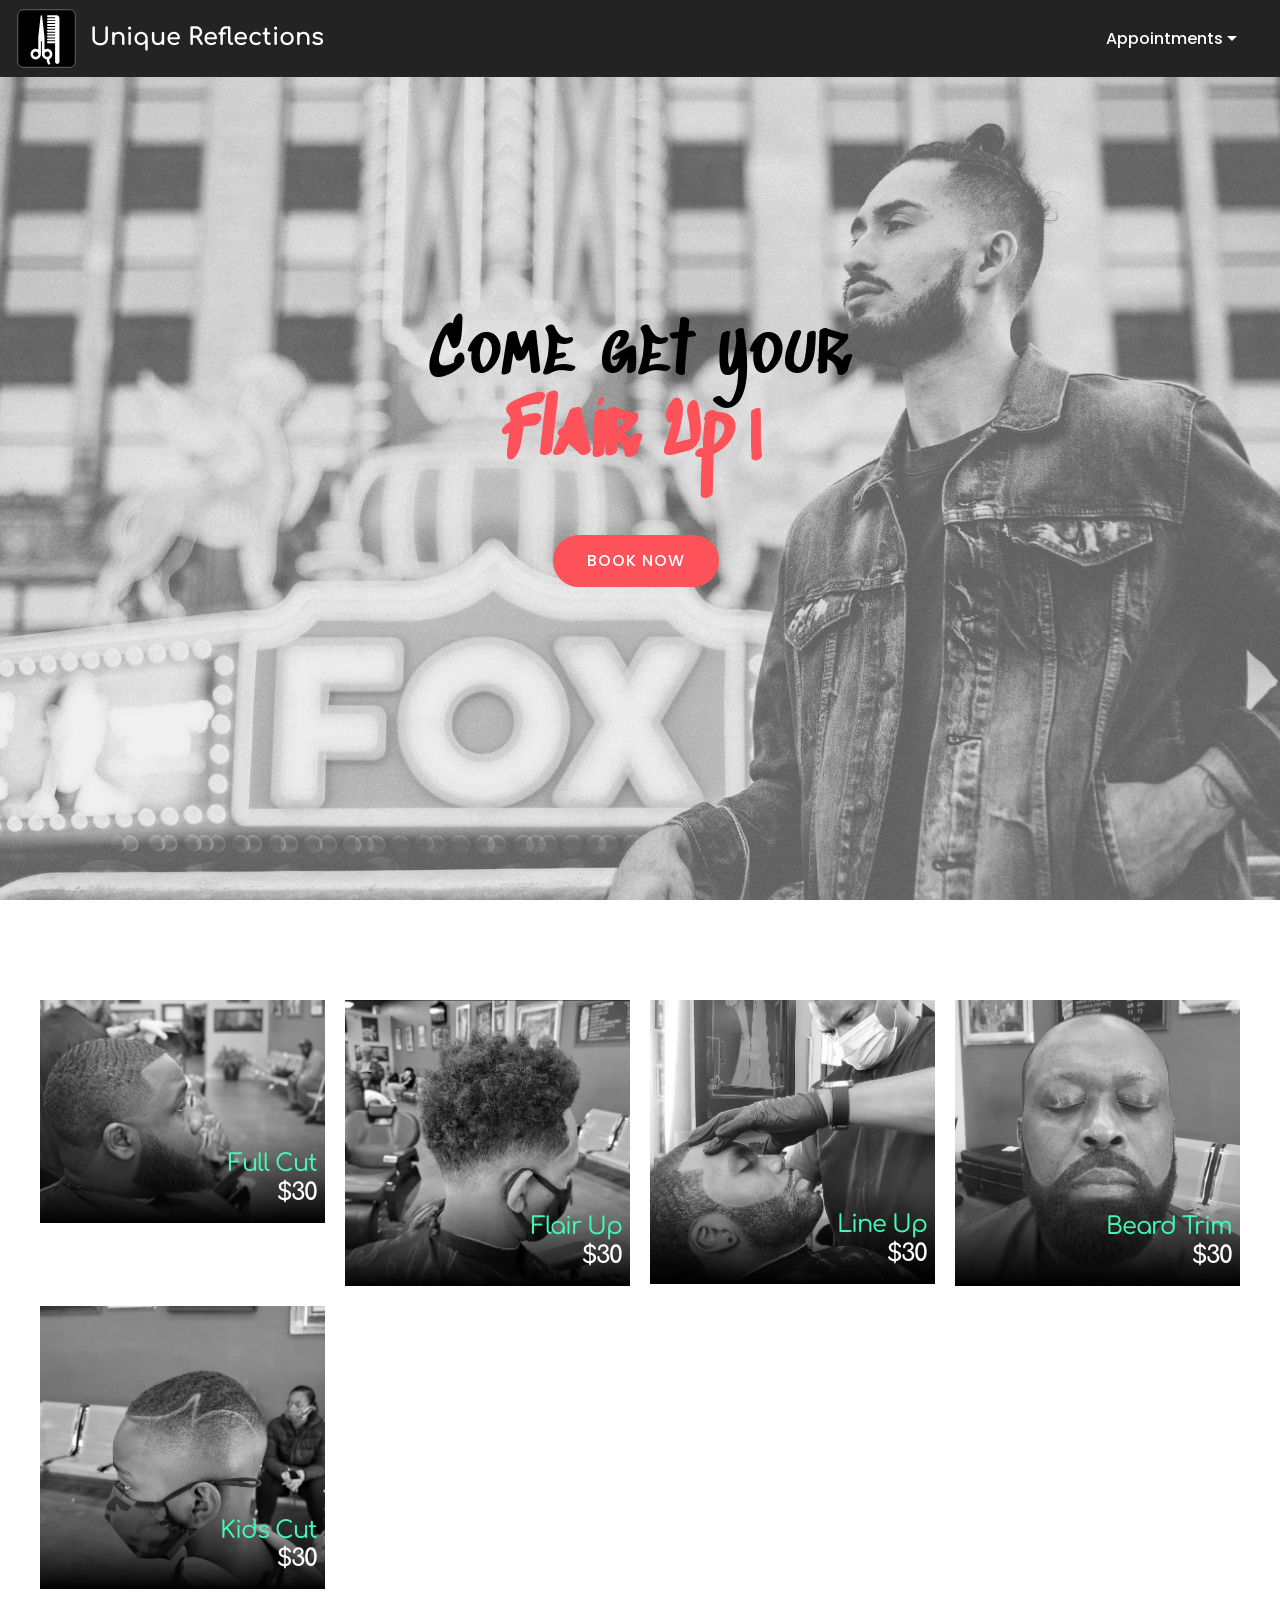
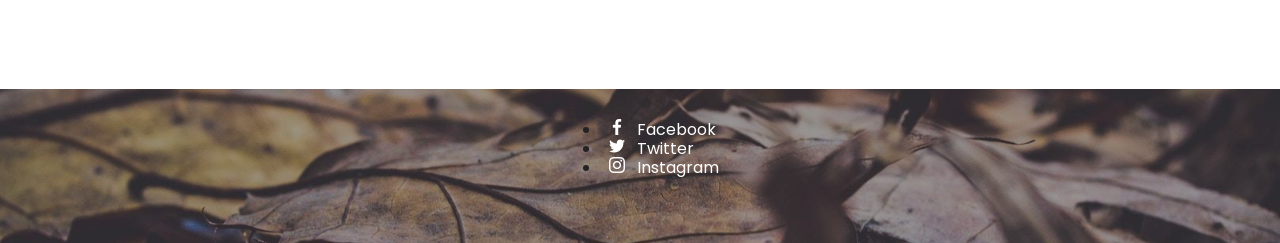
<file: index.html>
<!DOCTYPE html>
<html>
  <head>
    <meta charset="UTF-8">
    <meta http-equiv="X-UA-Compatible" content="IE=edge">
    <meta name="viewport" content="width=device-width, initial-scale=1">
    <link rel="shortcut icon" href="assets/images/TLIcon.svg" type="image/x-icon">
    <title>Unique Reflections</title>
    <link rel="stylesheet" href="assets/web/assets/mobirise-icons-bold/mobirise-icons-bold.css">
    <link rel="stylesheet" href="https://fonts.googleapis.com/css?family=Poppins:300,400,500,600,700">
    <link rel="preconnect" href="https://fonts.googleapis.com">
    <link rel="preconnect" href="https://fonts.gstatic.com" crossorigin>
    <link href="https://fonts.googleapis.com/css2?family=Sedgwick+Ave+Display&display=swap" rel="stylesheet">
    <link rel="stylesheet" href="assets/web/assets/mobirise-icons/mobirise-icons.css">
    <link rel="stylesheet" href="assets/bootstrap/css/bootstrap.min.css">
    <link rel="stylesheet" href="assets/bootstrap/css/bootstrap-grid.min.css">
    <link rel="stylesheet" href="assets/bootstrap/css/bootstrap-reboot.min.css">
    <link rel="stylesheet" href="assets/socicon/css/styles.css">
    <link rel="stylesheet" href="assets/dropdown/css/style.css">
    <link rel="stylesheet" href="assets/theme/css/style.css">
    <link rel="stylesheet" href="assets/mobirise-gallery/style.css">
    <link rel="stylesheet" href="assets/mobirise/css/mbr-additional.css" type="text/css">
  </head>
  <body>
    <section class="menu cid-qyXbTBAY8L" once="menu" id="menu3-8p" data-rv-view="3302">
      <nav class="navbar navbar-dropdown navbar-fixed-top navbar-expand-lg">
        <div class="navbar-brand">
          <span class="navbar-logo">
            <a href="index.html">
              <img src="assets/images/TLIcon.svg" alt="Online Shopping HTML Template" title="" media-simple="true" style="height: 3.8rem;">
            </a>
          </span>
          <span class="navbar-caption-wrap">
            <a class="navbar-caption text-white display-5" href="index.html"> Unique Reflections </a>
          </span>
        </div>
        <button class="navbar-toggler" type="button" data-toggle="collapse" data-target="#navbarSupportedContent" aria-controls="navbarNavAltMarkup" aria-expanded="false" aria-label="Toggle navigation">
          <div class="hamburger">
            <span></span>
            <span></span>
            <span></span>
            <span></span>
          </div>
        </button>
        <div class="collapse navbar-collapse" id="navbarSupportedContent">
          <ul class="navbar-nav nav-dropdown" data-app-modern-menu="true">
            <li class="nav-item dropdown open">
              <a class="nav-link link text-white dropdown-toggle display-4" data-toggle="dropdown-submenu" aria-expanded="true"> Appointments</a>
              <div class="dropdown-menu">
                <a class="text-white dropdown-item display-4" href="#">Find us on TheCut app</a>
                <a class="text-white dropdown-item display-4" href="#">Click to call and book now</a>
              </div>
            </li>
          </ul>
          
      </nav>
    </section>
    <section class="header10 cid-qz2XMZSPXo mbr-fullscreen mbr-parallax-background" id="header10-8q" data-rv-view="3271">
      <div class="mbr-overlay" style="opacity: 0.3; background-color: rgb(204, 204, 204);"></div>
      <div class="container-fluid">
        <div class="row justify-content-center">
          <div class="mbr-white col-md-12 col-lg-10">
            <div class="typed-text pb-3 align-center display-1" id="changing_header" style="z-index: 289;">
              <span class="mbr-section-subtitle"> Come get your </span>
              <br id="small_br">
              <span>
                <span class="animated-element mbr-bold" data-word2="Full Cut" data-word1="Flair Up" data-word3="Line Up" data-word4="Beard Trim" data-word5="Fade" data-speed="106" data-words="5"></span>
              </span>
            </div>
            <br>
            <div class="pt-3 mbr-section-btn align-center">
              <a class="btn-secondary btn btn-md display-4 mbr-white" href="#">BOOK NOW</a>
            </div>
          </div>
        </div>
      </div>
    </section>
    <section class="mbr-gallery cid-qz2Y6J2MmE" once="shops" id="shop2-8r" data-rv-view="3277">
      <div>
        <div class="mbr-shop">
          <div class="row col-md-12">
            <div class="wrapper-shop-items col-md-12">
              <div class="mbr-gallery-row">
                <div>
                  <div class="shop-items">
                    <div class="mbr-gallery-item" data-tags="Awesome" data-slide-to="0" data-seller="false" data-price="52" data-oldprice="104">
                      <div class="item_overlay" data-toggle="modal"></div>
                      <div class="galleryItem" data-toggle="modal">
                        <div class="style_overlay"></div>
                        <div class="img_wraper">
                          <img alt="" src="assets/images/full cut.jpg">
                        </div>
                        <div class="sidebar_wraper">
                          <h4 class="item-title mbr-fonts-style mbr-text display-5">Full Cut</h4>
                          <div class="price-block">
                            <span class="shop-item-price mbr-fonts-style display-5">$30</span>
                            <span class="oldprice mbr-fonts-style display-7" style="display: none;">$104</span>
                          </div>
                          <div class="card-description"><strong>Full Cut price: 30$</strong>
                          </div>
                          <div class="mbr-section-btn" buttons="0" style="display: none;">
                            <a class="btn btn-black display-7" href="https://mobirise.com/">Book with us now!</a>
                          </div>
                        </div>
                      </div>
                    </div>
                    <div class="mbr-gallery-item" data-tags="Awesome" data-slide-to="0" data-seller="false" data-price="52" data-oldprice="104">
                      <div class="item_overlay" data-toggle="modal"></div>
                      <div class="galleryItem" data-toggle="modal">
                        <div class="style_overlay"></div>
                        <div class="img_wraper">
                          <img alt="" src="assets/images/flair.jpg">
                        </div>
                        <div class="sidebar_wraper">
                          <h4 class="item-title mbr-fonts-style mbr-text display-5">Flair Up</h4>
                          <div class="price-block">
                            <span class="shop-item-price mbr-fonts-style display-5">$30</span>
                            <span class="oldprice mbr-fonts-style display-7" style="display: none;">$104</span>
                          </div>
                          <div class="card-description"><strong>Flair Up price: 30$</strong>
                          </div>
                          <div class="mbr-section-btn" buttons="0" style="display: none;">
                            <a class="btn btn-black display-7" href="https://mobirise.com/">Book with us now!</a>
                          </div>
                        </div>
                      </div>
                    </div>
                    <div class="mbr-gallery-item" data-tags="Awesome" data-slide-to="0" data-seller="false" data-price="52" data-oldprice="104">
                      <div class="item_overlay" data-toggle="modal"></div>
                      <div class="galleryItem" data-toggle="modal">
                        <div class="style_overlay"></div>
                        <div class="img_wraper">
                          <img alt="" src="assets/images/lineup.jpg">
                        </div>
                        <div class="sidebar_wraper">
                          <h4 class="item-title mbr-fonts-style mbr-text display-5">Line Up</h4>
                          <div class="price-block">
                            <span class="shop-item-price mbr-fonts-style display-5">$30</span>
                            <span class="oldprice mbr-fonts-style display-7" style="display: none;">$104</span>
                          </div>
                          <div class="card-description"><strong>Line Up price: 30$</strong>
                          </div>
                          <div class="mbr-section-btn" buttons="0" style="display: none;">
                            <a class="btn btn-black display-7" href="https://mobirise.com/">Book with us now!</a>
                          </div>
                        </div>
                      </div>
                    </div>
                    <div class="mbr-gallery-item" data-tags="Awesome" data-slide-to="0" data-seller="false" data-price="52" data-oldprice="104">
                      <div class="item_overlay" data-toggle="modal"></div>
                      <div class="galleryItem" data-toggle="modal">
                        <div class="style_overlay"></div>
                        <div class="img_wraper">
                          <img alt="" src="assets/images/beardtrim.jpg">
                        </div>
                        <div class="sidebar_wraper">
                          <h4 class="item-title mbr-fonts-style mbr-text display-5">Beard Trim</h4>
                          <div class="price-block">
                            <span class="shop-item-price mbr-fonts-style display-5">$30</span>
                            <span class="oldprice mbr-fonts-style display-7" style="display: none;">$104</span>
                          </div>
                          <div class="card-description"><strong>Beard Trim price: 30$</strong>
                          </div>
                          <div class="mbr-section-btn" buttons="0" style="display: none;">
                            <a class="btn btn-black display-7" href="https://mobirise.com/">Book with us now!</a>
                          </div>
                        </div>
                      </div>
                    </div>
                    <div class="mbr-gallery-item" data-tags="Awesome" data-slide-to="0" data-seller="false" data-price="52" data-oldprice="104">
                      <div class="item_overlay" data-toggle="modal"></div>
                      <div class="galleryItem" data-toggle="modal">
                        <div class="style_overlay"></div>
                        <div class="img_wraper">
                          <img alt="" src="assets/images/kids cut.jpg">
                        </div>
                        <div class="sidebar_wraper">
                          <h4 class="item-title mbr-fonts-style mbr-text display-5">Kids Cut</h4>
                          <div class="price-block">
                            <span class="shop-item-price mbr-fonts-style display-5">$30</span>
                            <span class="oldprice mbr-fonts-style display-7" style="display: none;">$104</span>
                          </div>
                          <div class="card-description"><strong>Kids Cut price: 30$</strong>
                          </div>
                          <div class="mbr-section-btn" buttons="0" style="display: none;">
                            <a class="btn btn-black display-7" href="https://mobirise.com/">Book with us now!</a>
                          </div>
                        </div>
                      </div>
                    </div>
                  </div>
                </div>
                <div class="clearfix"></div>
              </div>
            </div>
          </div>
          <!-- Lightbox -->
          <div class="shopItemsModal_wraper" style="z-index: 100;">
            <div class="shopItemsModalBg"></div>
            <div class="shopItemsModal row">
              <div class="col-md-6 image-modal"></div>
              <div class="col-md-6 text-modal"></div>
              <div class="closeModal">
                <div class="close-modal-wrapper"></div>
              </div>
            </div>
          </div>
        </div>
      </div>
    </section>
    
    <section class="cid-qz2YU1tayr" id="footer4-8u" data-rv-view="3299">
      <div class="mbr-overlay" style="background-color: rgb(35, 35, 35); opacity: 0.4;"></div>
      <div class="container">
        <div class="row justify-content-center">
          <ul>
            <li class="mbr-fonts-style display-4">
              <span class="socicon socicon-facebook mbr-iconfont" style="color: rgb(255, 255, 255);"></span>
              <a href="#" class="text-white">Facebook</a>
            </li>
            <li class="mbr-fonts-style display-4">
              <span class="socicon socicon-twitter mbr-iconfont" style="color: rgb(255, 255, 255);"></span>
              <a href="#" class="text-white">Twitter</a>
            </li>
            <li class="mbr-fonts-style display-4">
              <span class="socicon socicon-instagram mbr-iconfont" style="color: rgb(255, 255, 255);"></span>
              <a href="#" class="text-white">Instagram</a>
            </li>
          </ul>
        </div>
      </div>
    </section>
    <script src="assets/web/assets/jquery/jquery.min.js"></script>
    <script src="assets/popper/popper.min.js"></script>
    <script src="assets/bootstrap/js/bootstrap.min.js"></script>
    <script src="assets/typed/typed.min.js"></script>
    <script src="assets/smooth-scroll/smooth-scroll.js"></script>
    <script src="assets/mobirise-shop/script.js"></script>
    <script src="assets/dropdown/js/script.min.js"></script>
    <script src="assets/touch-swipe/jquery.touch-swipe.min.js"></script>
    <script src="assets/jarallax/jarallax.min.js"></script>
    <script src="assets/theme/js/script.js"></script>
    <script src="assets/mobirise-gallery/player.min.js"></script>
    <script src="assets/mobirise-gallery/script.js"></script>
  </body>
</html>
</file>
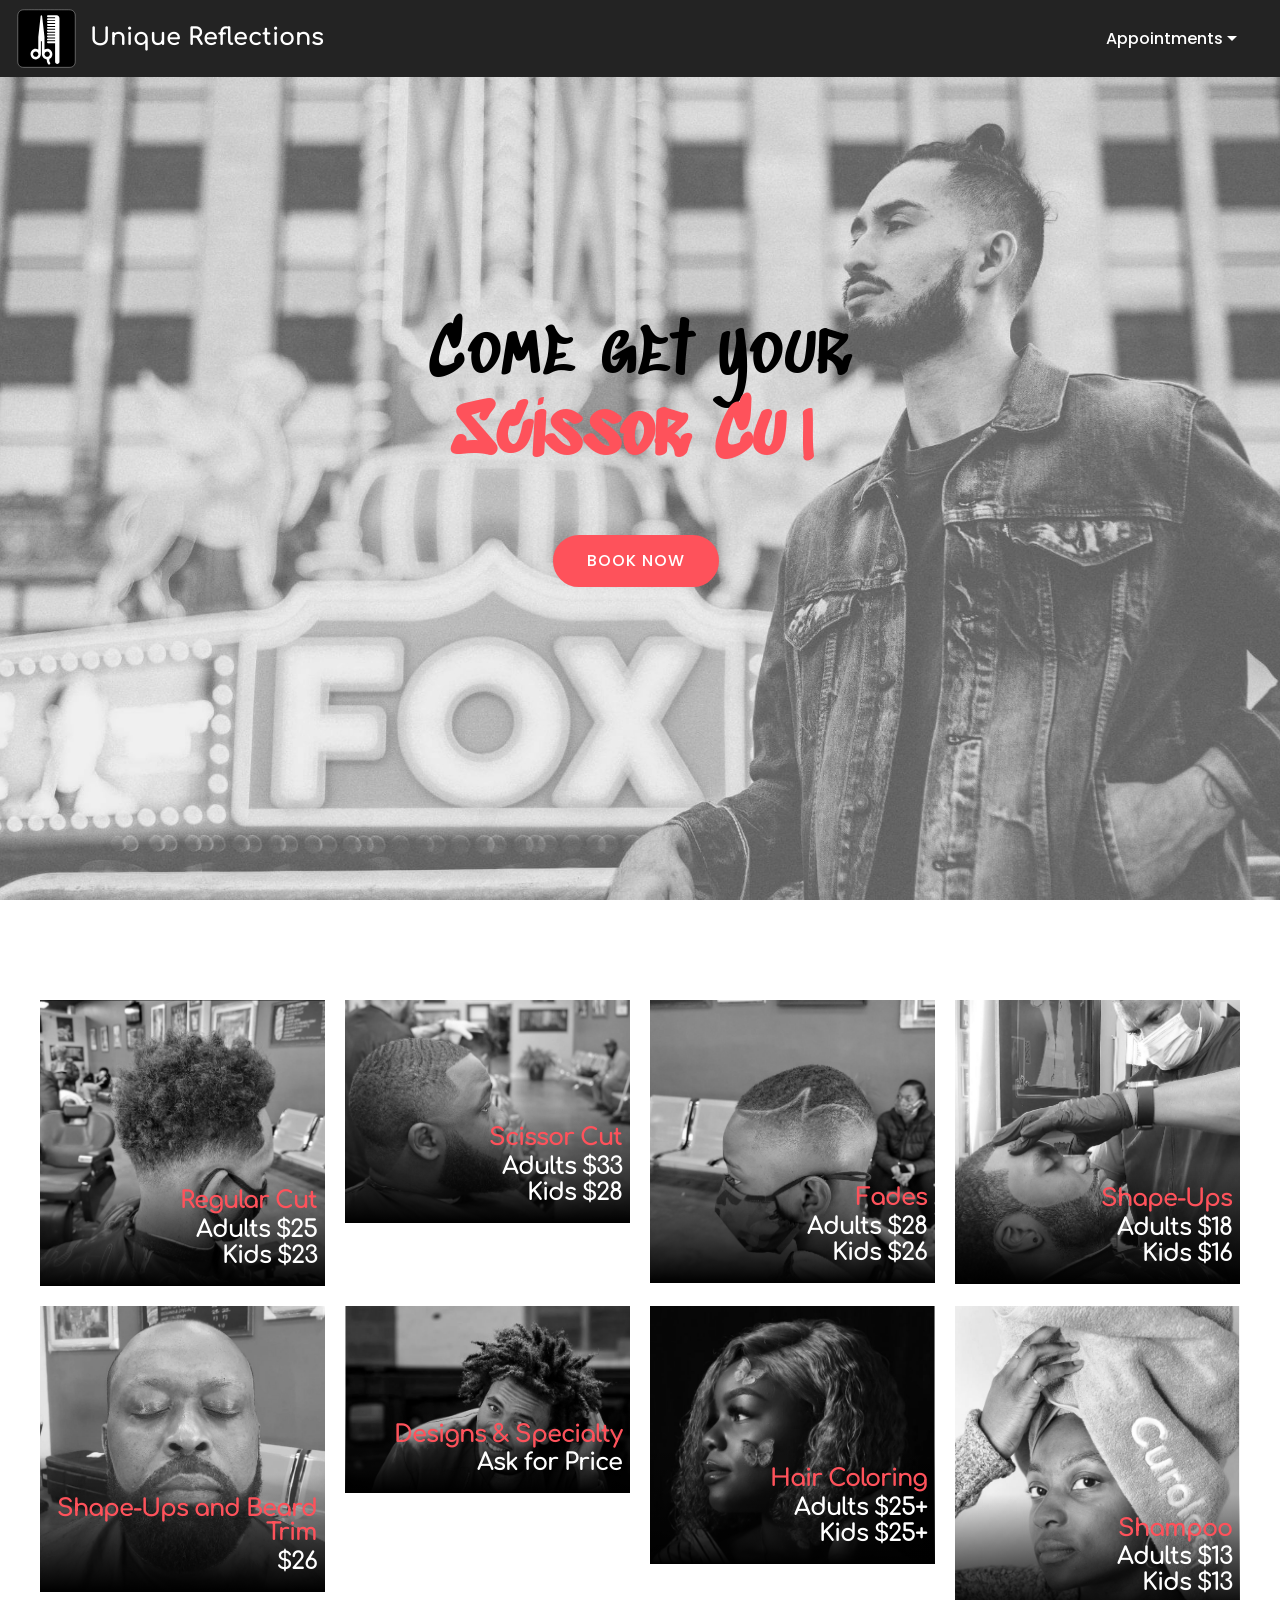
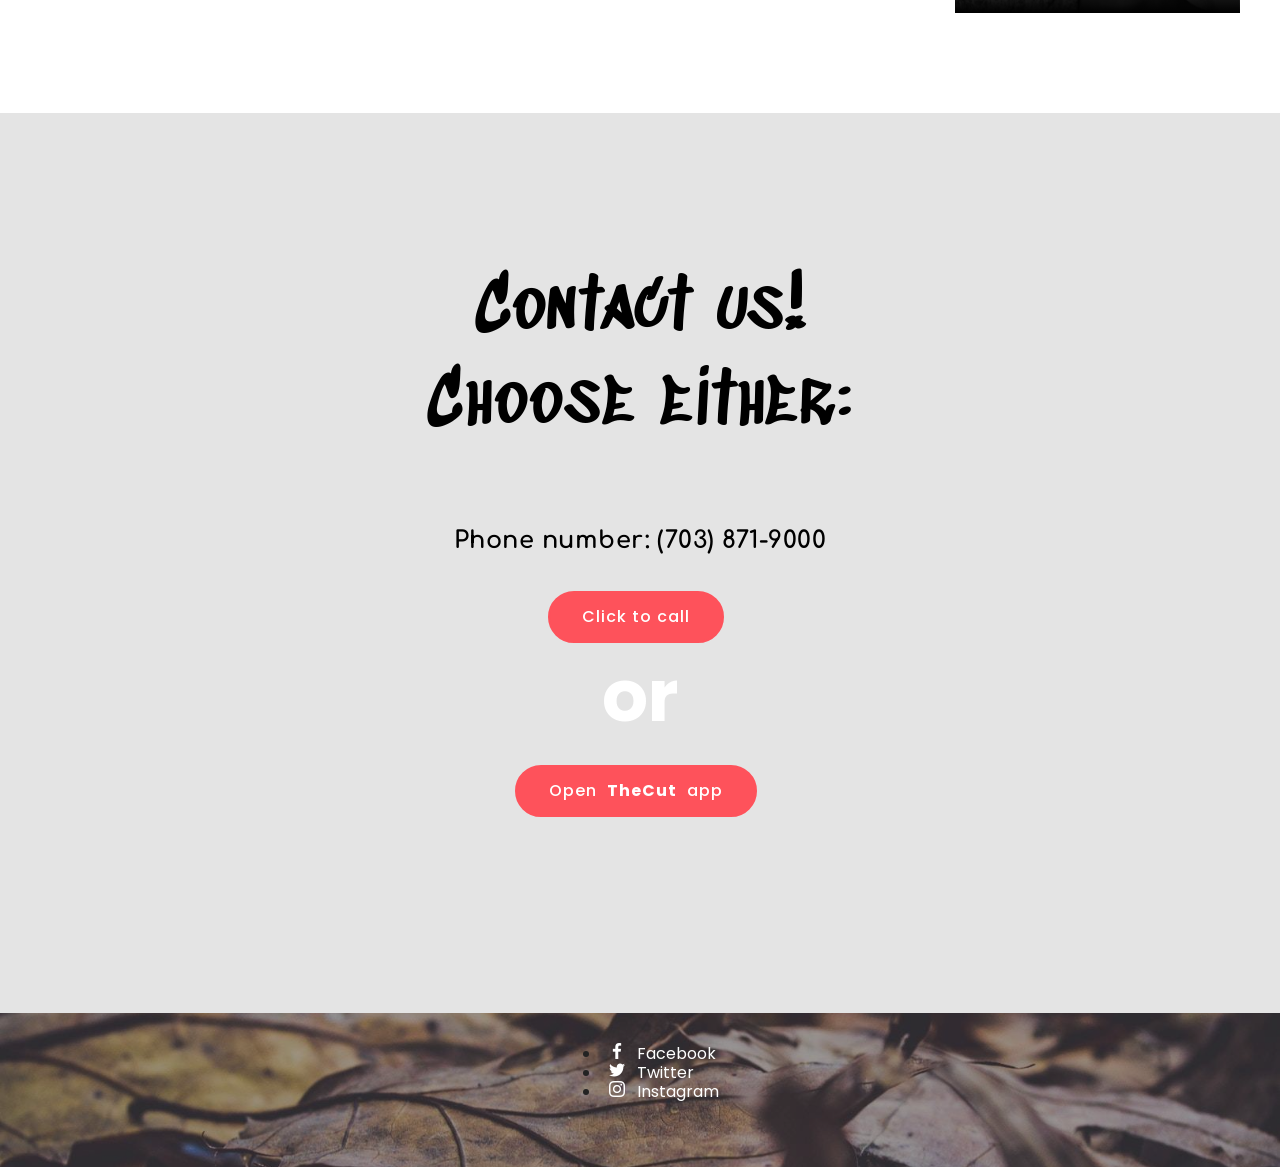
<file: public/index.html>
<!DOCTYPE html>
<html>
   <head>
      <meta charset="UTF-8">
      <meta http-equiv="X-UA-Compatible" content="IE=edge">
      <meta name="viewport" content="width=device-width, initial-scale=1">
      <link rel="shortcut icon" href="assets/images/TLIcon.svg" type="image/x-icon">
      <title>Unique Reflections</title>
      <link rel="stylesheet" href="assets/web/assets/mobirise-icons-bold/mobirise-icons-bold.css">
      <link rel="stylesheet" href="https://fonts.googleapis.com/css?family=Poppins:300,400,500,600,700">
      <link rel="preconnect" href="https://fonts.googleapis.com">
      <link rel="preconnect" href="https://fonts.gstatic.com" crossorigin>
      <link href="https://fonts.googleapis.com/css2?family=Sedgwick+Ave+Display&display=swap" rel="stylesheet">
      <link rel="stylesheet" href="assets/web/assets/mobirise-icons/mobirise-icons.css">
      <link rel="stylesheet" href="assets/bootstrap/css/bootstrap.min.css">
      <link rel="stylesheet" href="assets/bootstrap/css/bootstrap-grid.min.css">
      <link rel="stylesheet" href="assets/bootstrap/css/bootstrap-reboot.min.css">
      <link rel="stylesheet" href="assets/socicon/css/styles.css">
      <link rel="stylesheet" href="assets/dropdown/css/style.css">
      <link rel="stylesheet" href="assets/theme/css/style.css">
      <link rel="stylesheet" href="assets/mobirise-gallery/style.css">
      <link rel="stylesheet" href="assets/mobirise/css/mbr-additional.css" type="text/css">
   </head>
   <body>
      <section class="menu cid-qyXbTBAY8L" once="menu" id="menu3-8p" data-rv-view="3302">
         <nav class="navbar navbar-dropdown navbar-fixed-top navbar-expand-lg">
            <div class="navbar-brand">
               <span class="navbar-logo">
               <a href="index.html">
               <img src="assets/images/TLIcon.svg" alt="Online Shopping HTML Template" title="" media-simple="true" style="height: 3.8rem;">
               </a>
               </span>
               <span class="navbar-caption-wrap">
               <a class="navbar-caption text-white display-5" href="index.html"> Unique Reflections </a>
               </span>
            </div>
            <button class="navbar-toggler" type="button" data-toggle="collapse" data-target="#navbarSupportedContent" aria-controls="navbarNavAltMarkup" aria-expanded="false" aria-label="Toggle navigation">
               <div class="hamburger">
                  <span></span>
                  <span></span>
                  <span></span>
                  <span></span>
               </div>
            </button>
            <div class="collapse navbar-collapse" id="navbarSupportedContent">
            <ul class="navbar-nav nav-dropdown" data-app-modern-menu="true">
               <li class="nav-item dropdown open">
                  <a class="nav-link link text-white dropdown-toggle display-4" data-toggle="dropdown-submenu" aria-expanded="true"> Appointments</a>
                  <div class="dropdown-menu">
                     <a class="text-white dropdown-item display-4" href="https://join.thecut.co/oJrGsoGr4fb">Find us on TheCut app</a>
                     <a class="text-white dropdown-item display-4" href="tel:+7038719000">Click to call and book now</a>
                  </div>
               </li>
            </ul>
         </nav>
      </section>
      <section class="header10 cid-qz2XMZSPXo mbr-fullscreen mbr-parallax-background" id="header10-8q" data-rv-view="3271">
         <div class="mbr-overlay" style="opacity: 0.3; background-color: rgb(204, 204, 204);"></div>
         <div class="container-fluid">
            <div class="row justify-content-center">
               <div class="mbr-white col-md-12 col-lg-10">
                  <div class="typed-text pb-3 align-center display-1" id="changing_header" style="z-index: 289;">
                     <span class="mbr-section-subtitle"> Come get your </span>
                     <br id="small_br">
                     <span>
                     <span class="animated-element mbr-bold" data-word2="Regular Cut" data-word1="Scissor Cut" data-word3="Fades" data-word4="Shape-ups" data-word5="Beard Trim" data-word6="Custom" data-word7="Hair Coloring" data-speed="106" data-words="7"></span>
                     </span>
                  </div>
                  <br>
                  <div class="pt-3 mbr-section-btn align-center">
                     <a class="btn-secondary btn btn-md display-4 mbr-white" href="#contact_area">BOOK NOW</a>
                  </div>
               </div>
            </div>
         </div>
      </section>
      <section class="mbr-gallery cid-qz2Y6J2MmE" once="shops" id="shop2-8r" data-rv-view="3277">
         <div>
            <div class="mbr-shop">
               <div class="row col-md-12">
                  <div class="wrapper-shop-items col-md-12">
                     <div class="mbr-gallery-row">
                        <div>
                           <div class="shop-items">
                              <div class="mbr-gallery-item">
                                 <div class="item_overlay" data-toggle="modal"></div>
                                 <div class="galleryItem" data-toggle="modal">
                                    <div class="style_overlay"></div>
                                    <div class="img_wraper">
                                       <img alt="" src="assets/images/flair.jpg">
                                    </div>
                                    <div class="sidebar_wraper">
                                       <h4 class="item-title mbr-fonts-style mbr-text display-5 mbr-bold">Regular Cut</h4>
                                       <div class="price-block">
                                          <span class="shop-item-price mbr-fonts-style display-5">Adults $25 <br>Kids $23</span>
                                       </div>
                                       <div class="mbr-section-btn" buttons="0" style="display: none;">
                                          <a class="btn btn-black display-7" href="#contact_area">Book with us now!</a>
                                       </div>
                                    </div>
                                 </div>
                              </div>
                              <div class="mbr-gallery-item">
                                 <div class="item_overlay" data-toggle="modal"></div>
                                 <div class="galleryItem" data-toggle="modal">
                                    <div class="style_overlay"></div>
                                    <div class="img_wraper">
                                       <img alt="" src="assets/images/full cut.jpg">
                                    </div>
                                    <div class="sidebar_wraper">
                                       <h4 class="item-title mbr-fonts-style mbr-text display-5 mbr-bold">Scissor Cut</h4>
                                       <div class="price-block">
                                          <span class="shop-item-price mbr-fonts-style display-5">Adults $33 <br>Kids $28</span>
                                       </div>
                                       <div class="mbr-section-btn" buttons="0" style="display: none;">
                                          <a class="btn btn-black display-7" href="#contact_area">Book with us now!</a>
                                       </div>
                                    </div>
                                 </div>
                              </div>
                              <div class="mbr-gallery-item">
                                 <div class="item_overlay" data-toggle="modal"></div>
                                 <div class="galleryItem" data-toggle="modal">
                                    <div class="style_overlay"></div>
                                    <div class="img_wraper">
                                       <img alt="" src="assets/images/kids cut.jpg">
                                    </div>
                                    <div class="sidebar_wraper">
                                       <h4 class="item-title mbr-fonts-style mbr-text display-5 mbr-bold">Fades</h4>
                                       <div class="price-block">
                                          <span class="shop-item-price mbr-fonts-style display-5">Adults $28 <br>Kids $26</span>
                                       </div>
                                       <div class="mbr-section-btn" buttons="0" style="display: none;">
                                          <a class="btn btn-black display-7" href="#contact_area">Book with us now!</a>
                                       </div>
                                    </div>
                                 </div>
                              </div>
                              <div class="mbr-gallery-item">
                                 <div class="item_overlay" data-toggle="modal"></div>
                                 <div class="galleryItem" data-toggle="modal">
                                    <div class="style_overlay"></div>
                                    <div class="img_wraper">
                                       <img alt="" src="assets/images/lineup.jpg">
                                    </div>
                                    <div class="sidebar_wraper">
                                       <h4 class="item-title mbr-fonts-style mbr-text display-5 mbr-bold">Shape-Ups</h4>
                                       <div class="price-block">
                                          <span class="shop-item-price mbr-fonts-style display-5">Adults $18 <br>Kids $16</span>
                                       </div>
                                       <div class="mbr-section-btn" buttons="0" style="display: none;">
                                          <a class="btn btn-black display-7" href="#contact_area">Book with us now!</a>
                                       </div>
                                    </div>
                                 </div>
                              </div>
                              <div class="mbr-gallery-item">
                                 <div class="item_overlay" data-toggle="modal"></div>
                                 <div class="galleryItem" data-toggle="modal">
                                    <div class="style_overlay"></div>
                                    <div class="img_wraper">
                                       <img alt="" src="assets/images/beardtrim.jpg">
                                    </div>
                                    <div class="sidebar_wraper">
                                       <h4 class="item-title mbr-fonts-style mbr-text display-5 mbr-bold">Shape-Ups and Beard Trim</h4>
                                       <div class="price-block">
                                          <span class="shop-item-price mbr-fonts-style display-5">$26</span>
                                       </div>
                                       <div class="mbr-section-btn" buttons="0" style="display: none;">
                                          <a class="btn btn-black display-7" href="#contact_area">Book with us now!</a>
                                       </div>
                                    </div>
                                 </div>
                              </div>
                              <div class="mbr-gallery-item">
                                 <div class="item_overlay" data-toggle="modal"></div>
                                 <div class="galleryItem" data-toggle="modal">
                                    <div class="style_overlay"></div>
                                    <div class="img_wraper">
                                       <img alt="" src="assets/images/custom_hair.JPG">
                                    </div>
                                    <div class="sidebar_wraper">
                                       <h4 class="item-title mbr-fonts-style mbr-text display-5 mbr-bold">Designs & Specialty</h4>
                                       <div class="price-block">
                                          <span class="shop-item-price mbr-fonts-style display-5">Ask for Price</span>
                                       </div>
                                       <div class="mbr-section-btn" buttons="0" style="display: none;">
                                          <a class="btn btn-black display-7" href="#contact_area">Book with us now!</a>
                                       </div>
                                    </div>
                                 </div>
                              </div>
                              <div class="mbr-gallery-item">
                                 <div class="item_overlay" data-toggle="modal"></div>
                                 <div class="galleryItem" data-toggle="modal">
                                    <div class="style_overlay"></div>
                                    <div class="img_wraper">
                                       <img alt="" src="assets/images/hair_coloring.JPG">
                                    </div>
                                    <div class="sidebar_wraper">
                                       <h4 class="item-title mbr-fonts-style mbr-text display-5 mbr-bold">Hair Coloring</h4>
                                       <div class="price-block">
                                          <span class="shop-item-price mbr-fonts-style display-5">Adults $25<strong>+</strong><br>Kids $25<strong>+</strong></span>
                                       </div>
                                       <div class="mbr-section-btn" buttons="0" style="display: none;">
                                          <a class="btn btn-black display-7" href="#contact_area">Book with us now!</a>
                                       </div>
                                    </div>
                                 </div>
                              </div>
                              <div class="mbr-gallery-item">
                                 <div class="item_overlay" data-toggle="modal"></div>
                                 <div class="galleryItem" data-toggle="modal">
                                    <div class="style_overlay"></div>
                                    <div class="img_wraper">
                                       <img alt="" src="assets/images/shampoo.JPG">
                                    </div>
                                    <div class="sidebar_wraper">
                                       <h4 class="item-title mbr-fonts-style mbr-text display-5 mbr-bold">Shampoo</h4>
                                       <div class="price-block">
                                          <span class="shop-item-price mbr-fonts-style display-5">Adults $13<br>Kids $13</span>
                                       </div>
                                       <div class="mbr-section-btn" buttons="0" style="display: none;">
                                          <a class="btn btn-black display-7" href="#contact_area">Book with us now!</a>
                                       </div>
                                    </div>
                                 </div>
                              </div>
                           </div>
                        </div>
                        <div class="clearfix"></div>
                     </div>
                  </div>
               </div>
               <!-- Lightbox -->
               <div class="shopItemsModal_wraper" style="z-index: 100;">
                  <div class="shopItemsModalBg"></div>
                  <div class="shopItemsModal row">
                     <div class="col-md-6 image-modal"></div>
                     <div class="col-md-6 text-modal"></div>
                     <div class="closeModal">
                        <div class="close-modal-wrapper"></div>
                     </div>
                  </div>
               </div>
            </div>
         </div>
      </section>
      </section>
      <section class="header10 cid-qz2XMZSPXo mbr-fullscreen mbr-parallax-background" id="header10-8q" data-rv-view="3271">
         <div class="mbr-overlay" style="opacity: 0.3; background-color: rgb(204, 204, 204);"></div>
         <div class="container-fluid" id="contact_area">
            <div class="row justify-content-center">
               <div class="mbr-white col-md-12 col-lg-10">
                  <div class="typed-text pb-3 align-center display-1" style="z-index: 289;">
                     <span class="mbr-section-subtitle" id="changing_header"> Contact us!<br>Choose either: </span>
                     <br id="small_br">
                     <br id="small_br">
                     <h4 class="item-title mbr-fonts-style mbr-text display-5 mbr-bold" style="color: #000000;"><strong>Phone number: (703) 871-9000</strong></h4>
                     <div class="pt-3 mbr-section-btn align-center">
                        <a class="btn-secondary btn btn-md display-4 mbr-white" href="tel:+17038719000">Click to call</a>
                     </div>
                     <strong>or</strong>
                     <span class="mbr-section-subtitle">
                        <div class="pt-3 mbr-section-btn align-center">
                           <a class="btn-secondary btn btn-md display-4 mbr-white" href="https://join.thecut.co/oJrGsoGr4fb">Open&nbsp&nbsp<strong> TheCut </strong>&nbsp&nbspapp</a>
                        </div>
                     </span>
                  </div>
                  <br>
               </div>
            </div>
         </div>
      </section>
      <section class="cid-qz2YU1tayr" id="footer4-8u" data-rv-view="3299">
         <div class="mbr-overlay" style="background-color: rgb(35, 35, 35); opacity: 0.4;"></div>
         <div class="container">
            <div class="row justify-content-center">
               <ul>
                  <li class="mbr-fonts-style display-4">
                     <span class="socicon socicon-facebook mbr-iconfont" style="color: rgb(255, 255, 255);"></span>
                     <a href="#contact_area" class="text-white">Facebook</a>
                  </li>
                  <li class="mbr-fonts-style display-4">
                     <span class="socicon socicon-twitter mbr-iconfont" style="color: rgb(255, 255, 255);"></span>
                     <a href="#contact_area" class="text-white">Twitter</a>
                  </li>
                  <li class="mbr-fonts-style display-4">
                     <span class="socicon socicon-instagram mbr-iconfont" style="color: rgb(255, 255, 255);"></span>
                     <a href="#contact_area" class="text-white">Instagram</a>
                  </li>
               </ul>
            </div>
         </div>
      </section>
      <script src="assets/web/assets/jquery/jquery.min.js"></script>
      <script src="assets/popper/popper.min.js"></script>
      <script src="assets/bootstrap/js/bootstrap.min.js"></script>
      <script src="assets/typed/typed.min.js"></script>
      <script src="assets/smooth-scroll/smooth-scroll.js"></script>
      <script src="assets/mobirise-shop/script.js"></script>
      <script src="assets/dropdown/js/script.min.js"></script>
      <script src="assets/touch-swipe/jquery.touch-swipe.min.js"></script>
      <script src="assets/jarallax/jarallax.min.js"></script>
      <script src="assets/theme/js/script.js"></script>
      <script src="assets/mobirise-gallery/player.min.js"></script>
      <script src="assets/mobirise-gallery/script.js"></script>
   </body>
</html>
</file>
<file: assets/web/assets/mobirise-icons-bold/mobirise-icons-bold.css>
@font-face {
  font-family: 'mobirise-icons-bold';
  src:  url('mobirise-icons-bold84ca.eot?m1l4yr');
  src:  url('mobirise-icons-bold84ca.eot?m1l4yr#iefix') format('embedded-opentype'),
    url('mobirise-icons-bold84ca.ttf?m1l4yr') format('truetype'),
    url('mobirise-icons-bold84ca.woff?m1l4yr') format('woff'),
    url('mobirise-icons-bold84ca.svg?m1l4yr#mobirise-icons-bold') format('svg');
  font-weight: normal;
  font-style: normal;
}

[class^="mbrib-"], [class*="mbrib-"] {
  /* use !important to prevent issues with browser extensions that change fonts */
  font-family: 'mobirise-icons-bold' !important;
  speak: none;
  font-style: normal;
  font-weight: normal;
  font-variant: normal;
  text-transform: none;
  line-height: 1;

  /* Better Font Rendering =========== */
  -webkit-font-smoothing: antialiased;
  -moz-osx-font-smoothing: grayscale;
}

.mbrib-add-submenu:before {
  content: "\e900";
}
.mbrib-alert:before {
  content: "\e901";
}
.mbrib-align-center:before {
  content: "\e902";
}
.mbrib-align-justify:before {
  content: "\e903";
}
.mbrib-align-left:before {
  content: "\e904";
}
.mbrib-align-right:before {
  content: "\e905";
}
.mbrib-android:before {
  content: "\e906";
}
.mbrib-apple:before {
  content: "\e907";
}
.mbrib-arrow-down:before {
  content: "\e908";
}
.mbrib-arrow-next:before {
  content: "\e909";
}
.mbrib-arrow-prev:before {
  content: "\e90a";
}
.mbrib-arrow-up:before {
  content: "\e90b";
}
.mbrib-bold:before {
  content: "\e90c";
}
.mbrib-bookmark:before {
  content: "\e90d";
}
.mbrib-bootstrap:before {
  content: "\e90e";
}
.mbrib-briefcase:before {
  content: "\e90f";
}
.mbrib-browse:before {
  content: "\e910";
}
.mbrib-bulleted-list:before {
  content: "\e911";
}
.mbrib-calendar:before {
  content: "\e912";
}
.mbrib-camera:before {
  content: "\e913";
}
.mbrib-cart-add:before {
  content: "\e914";
}
.mbrib-cart-full:before {
  content: "\e915";
}
.mbrib-cash:before {
  content: "\e916";
}
.mbrib-change-style:before {
  content: "\e917";
}
.mbrib-chat:before {
  content: "\e918";
}
.mbrib-clock:before {
  content: "\e919";
}
.mbrib-close:before {
  content: "\e91a";
}
.mbrib-cloud:before {
  content: "\e91b";
}
.mbrib-code:before {
  content: "\e91c";
}
.mbrib-contact-form:before {
  content: "\e91d";
}
.mbrib-credit-card:before {
  content: "\e91e";
}
.mbrib-cursor-click:before {
  content: "\e91f";
}
.mbrib-cust-feedback:before {
  content: "\e920";
}
.mbrib-database:before {
  content: "\e921";
}
.mbrib-delivery:before {
  content: "\e922";
}
.mbrib-desktop:before {
  content: "\e923";
}
.mbrib-devices:before {
  content: "\e924";
}
.mbrib-down:before {
  content: "\e925";
}
.mbrib-download:before {
  content: "\e926";
}
.mbrib-drag-n-drop:before {
  content: "\e927";
}
.mbrib-drag-n-drop2:before {
  content: "\e928";
}
.mbrib-edit:before {
  content: "\e929";
}
.mbrib-edit2:before {
  content: "\e92a";
}
.mbrib-error:before {
  content: "\e92b";
}
.mbrib-extension:before {
  content: "\e92c";
}
.mbrib-features:before {
  content: "\e92d";
}
.mbrib-file:before {
  content: "\e92e";
}
.mbrib-flag:before {
  content: "\e92f";
}
.mbrib-folder:before {
  content: "\e930";
}
.mbrib-gift:before {
  content: "\e931";
}
.mbrib-github:before {
  content: "\e932";
}
.mbrib-globe-2:before {
  content: "\e933";
}
.mbrib-globe:before {
  content: "\e934";
}
.mbrib-growing-chart:before {
  content: "\e935";
}
.mbrib-hearth:before {
  content: "\e936";
}
.mbrib-help:before {
  content: "\e937";
}
.mbrib-home:before {
  content: "\e938";
}
.mbrib-hot-cup:before {
  content: "\e939";
}
.mbrib-idea:before {
  content: "\e93a";
}
.mbrib-image-gallery:before {
  content: "\e93b";
}
.mbrib-image-slider:before {
  content: "\e93c";
}
.mbrib-info:before {
  content: "\e93d";
}
.mbrib-italic:before {
  content: "\e93e";
}
.mbrib-key:before {
  content: "\e93f";
}
.mbrib-laptop:before {
  content: "\e940";
}
.mbrib-layers:before {
  content: "\e941";
}
.mbrib-left-right:before {
  content: "\e942";
}
.mbrib-left:before {
  content: "\e943";
}
.mbrib-letter:before {
  content: "\e944";
}
.mbrib-like:before {
  content: "\e945";
}
.mbrib-link:before {
  content: "\e946";
}
.mbrib-lock:before {
  content: "\e947";
}
.mbrib-login:before {
  content: "\e948";
}
.mbrib-logout:before {
  content: "\e949";
}
.mbrib-magic-stick:before {
  content: "\e94a";
}
.mbrib-map-pin:before {
  content: "\e94b";
}
.mbrib-menu:before {
  content: "\e94c";
}
.mbrib-mobile:before {
  content: "\e94d";
}
.mbrib-mobile2:before {
  content: "\e94e";
}
.mbrib-mobirise:before {
  content: "\e94f";
}
.mbrib-more-horizontal:before {
  content: "\e950";
}
.mbrib-more-vertical:before {
  content: "\e951";
}
.mbrib-music:before {
  content: "\e952";
}
.mbrib-new-file:before {
  content: "\e953";
}
.mbrib-numbered-list:before {
  content: "\e954";
}
.mbrib-opened-folder:before {
  content: "\e955";
}
.mbrib-pages:before {
  content: "\e956";
}
.mbrib-paper-plane:before {
  content: "\e957";
}
.mbrib-paperclip:before {
  content: "\e958";
}
.mbrib-photo:before {
  content: "\e959";
}
.mbrib-photos:before {
  content: "\e95a";
}
.mbrib-pin:before {
  content: "\e95b";
}
.mbrib-play:before {
  content: "\e95c";
}
.mbrib-plus:before {
  content: "\e95d";
}
.mbrib-preview:before {
  content: "\e95e";
}
.mbrib-print:before {
  content: "\e95f";
}
.mbrib-protect:before {
  content: "\e960";
}
.mbrib-question:before {
  content: "\e961";
}
.mbrib-quote-left:before {
  content: "\e962";
}
.mbrib-quote-right:before {
  content: "\e963";
}
.mbrib-redo:before {
  content: "\e964";
}
.mbrib-refresh:before {
  content: "\e965";
}
.mbrib-responsive:before {
  content: "\e966";
}
.mbrib-right:before {
  content: "\e967";
}
.mbrib-rocket:before {
  content: "\e968";
}
.mbrib-sad-face:before {
  content: "\e969";
}
.mbrib-sale:before {
  content: "\e96a";
}
.mbrib-save:before {
  content: "\e96b";
}
.mbrib-search:before {
  content: "\e96c";
}
.mbrib-setting:before {
  content: "\e96d";
}
.mbrib-setting2:before {
  content: "\e96e";
}
.mbrib-setting3:before {
  content: "\e96f";
}
.mbrib-share:before {
  content: "\e970";
}
.mbrib-shopping-bag:before {
  content: "\e971";
}
.mbrib-shopping-basket:before {
  content: "\e972";
}
.mbrib-shopping-cart:before {
  content: "\e973";
}
.mbrib-sites:before {
  content: "\e974";
}
.mbrib-smile-face:before {
  content: "\e975";
}
.mbrib-speed:before {
  content: "\e976";
}
.mbrib-star:before {
  content: "\e977";
}
.mbrib-success:before {
  content: "\e978";
}
.mbrib-sun:before {
  content: "\e979";
}
.mbrib-sun2:before {
  content: "\e97a";
}
.mbrib-tablet-vertical:before {
  content: "\e97b";
}
.mbrib-tablet:before {
  content: "\e97c";
}
.mbrib-target:before {
  content: "\e97d";
}
.mbrib-timer:before {
  content: "\e97e";
}
.mbrib-to-ftp:before {
  content: "\e97f";
}
.mbrib-to-local-drive:before {
  content: "\e980";
}
.mbrib-touch-swipe:before {
  content: "\e981";
}
.mbrib-touch:before {
  content: "\e982";
}
.mbrib-trash:before {
  content: "\e983";
}
.mbrib-underline:before {
  content: "\e984";
}
.mbrib-undo:before {
  content: "\e985";
}
.mbrib-unlink:before {
  content: "\e986";
}
.mbrib-unlock:before {
  content: "\e987";
}
.mbrib-up-down:before {
  content: "\e988";
}
.mbrib-up:before {
  content: "\e989";
}
.mbrib-update:before {
  content: "\e98a";
}
.mbrib-upload:before {
  content: "\e98b";
}
.mbrib-user:before {
  content: "\e98c";
}
.mbrib-user2:before {
  content: "\e98d";
}
.mbrib-users:before {
  content: "\e98e";
}
.mbrib-video-play:before {
  content: "\e98f";
}
.mbrib-video:before {
  content: "\e990";
}
.mbrib-watch:before {
  content: "\e991";
}
.mbrib-website-theme:before {
  content: "\e992";
}
.mbrib-wifi:before {
  content: "\e993";
}
.mbrib-windows:before {
  content: "\e994";
}
.mbrib-zoom-out:before {
  content: "\e995";
}
</file>
<file: assets/web/assets/mobirise-icons/mobirise-icons.css>
@font-face {
  font-family: 'MobiriseIcons';
  src:  url('mobirise-icons0e1c.eot?spat4u');
  src:  url('mobirise-icons0e1c.eot?spat4u#iefix') format('embedded-opentype'),
    url('mobirise-icons0e1c.ttf?spat4u') format('truetype'),
    url('mobirise-icons0e1c.woff?spat4u') format('woff'),
    url('mobirise-icons0e1c.svg?spat4u#MobiriseIcons') format('svg');
  font-weight: normal;
  font-style: normal;
}

[class^="mbri-"], [class*=" mbri-"] {
  /* use !important to prevent issues with browser extensions that change fonts */
  font-family: MobiriseIcons !important;
  speak: none;
  font-style: normal;
  font-weight: normal;
  font-variant: normal;
  text-transform: none;
  line-height: 1;

  /* Better Font Rendering =========== */
  -webkit-font-smoothing: antialiased;
  -moz-osx-font-smoothing: grayscale;
}

.mbri-add-submenu:before {
  content: "\e900";
}
.mbri-alert:before {
  content: "\e901";
}
.mbri-align-center:before {
  content: "\e902";
}
.mbri-align-justify:before {
  content: "\e903";
}
.mbri-align-left:before {
  content: "\e904";
}
.mbri-align-right:before {
  content: "\e905";
}
.mbri-android:before {
  content: "\e906";
}
.mbri-apple:before {
  content: "\e907";
}
.mbri-arrow-down:before {
  content: "\e908";
}
.mbri-arrow-next:before {
  content: "\e909";
}
.mbri-arrow-prev:before {
  content: "\e90a";
}
.mbri-arrow-up:before {
  content: "\e90b";
}
.mbri-bold:before {
  content: "\e90c";
}
.mbri-bookmark:before {
  content: "\e90d";
}
.mbri-bootstrap:before {
  content: "\e90e";
}
.mbri-briefcase:before {
  content: "\e90f";
}
.mbri-browse:before {
  content: "\e910";
}
.mbri-bulleted-list:before {
  content: "\e911";
}
.mbri-calendar:before {
  content: "\e912";
}
.mbri-camera:before {
  content: "\e913";
}
.mbri-cart-add:before {
  content: "\e914";
}
.mbri-cart-full:before {
  content: "\e915";
}
.mbri-cash:before {
  content: "\e916";
}
.mbri-change-style:before {
  content: "\e917";
}
.mbri-chat:before {
  content: "\e918";
}
.mbri-clock:before {
  content: "\e919";
}
.mbri-close:before {
  content: "\e91a";
}
.mbri-cloud:before {
  content: "\e91b";
}
.mbri-code:before {
  content: "\e91c";
}
.mbri-contact-form:before {
  content: "\e91d";
}
.mbri-credit-card:before {
  content: "\e91e";
}
.mbri-cursor-click:before {
  content: "\e91f";
}
.mbri-cust-feedback:before {
  content: "\e920";
}
.mbri-database:before {
  content: "\e921";
}
.mbri-delivery:before {
  content: "\e922";
}
.mbri-desktop:before {
  content: "\e923";
}
.mbri-devices:before {
  content: "\e924";
}
.mbri-down:before {
  content: "\e925";
}
.mbri-download:before {
  content: "\e989";
}
.mbri-drag-n-drop:before {
  content: "\e927";
}
.mbri-drag-n-drop2:before {
  content: "\e928";
}
.mbri-edit:before {
  content: "\e929";
}
.mbri-edit2:before {
  content: "\e92a";
}
.mbri-error:before {
  content: "\e92b";
}
.mbri-extension:before {
  content: "\e92c";
}
.mbri-features:before {
  content: "\e92d";
}
.mbri-file:before {
  content: "\e92e";
}
.mbri-flag:before {
  content: "\e92f";
}
.mbri-folder:before {
  content: "\e930";
}
.mbri-gift:before {
  content: "\e931";
}
.mbri-github:before {
  content: "\e932";
}
.mbri-globe:before {
  content: "\e933";
}
.mbri-globe-2:before {
  content: "\e934";
}
.mbri-growing-chart:before {
  content: "\e935";
}
.mbri-hearth:before {
  content: "\e936";
}
.mbri-help:before {
  content: "\e937";
}
.mbri-home:before {
  content: "\e938";
}
.mbri-hot-cup:before {
  content: "\e939";
}
.mbri-idea:before {
  content: "\e93a";
}
.mbri-image-gallery:before {
  content: "\e93b";
}
.mbri-image-slider:before {
  content: "\e93c";
}
.mbri-info:before {
  content: "\e93d";
}
.mbri-italic:before {
  content: "\e93e";
}
.mbri-key:before {
  content: "\e93f";
}
.mbri-laptop:before {
  content: "\e940";
}
.mbri-layers:before {
  content: "\e941";
}
.mbri-left-right:before {
  content: "\e942";
}
.mbri-left:before {
  content: "\e943";
}
.mbri-letter:before {
  content: "\e944";
}
.mbri-like:before {
  content: "\e945";
}
.mbri-link:before {
  content: "\e946";
}
.mbri-lock:before {
  content: "\e947";
}
.mbri-login:before {
  content: "\e948";
}
.mbri-logout:before {
  content: "\e949";
}
.mbri-magic-stick:before {
  content: "\e94a";
}
.mbri-map-pin:before {
  content: "\e94b";
}
.mbri-menu:before {
  content: "\e94c";
}
.mbri-mobile:before {
  content: "\e94d";
}
.mbri-mobile2:before {
  content: "\e94e";
}
.mbri-mobirise:before {
  content: "\e94f";
}
.mbri-more-horizontal:before {
  content: "\e950";
}
.mbri-more-vertical:before {
  content: "\e951";
}
.mbri-music:before {
  content: "\e952";
}
.mbri-new-file:before {
  content: "\e953";
}
.mbri-numbered-list:before {
  content: "\e954";
}
.mbri-opened-folder:before {
  content: "\e955";
}
.mbri-pages:before {
  content: "\e956";
}
.mbri-paper-plane:before {
  content: "\e957";
}
.mbri-paperclip:before {
  content: "\e958";
}
.mbri-photo:before {
  content: "\e959";
}
.mbri-photos:before {
  content: "\e95a";
}
.mbri-pin:before {
  content: "\e95b";
}
.mbri-play:before {
  content: "\e95c";
}
.mbri-plus:before {
  content: "\e95d";
}
.mbri-preview:before {
  content: "\e95e";
}
.mbri-print:before {
  content: "\e95f";
}
.mbri-protect:before {
  content: "\e960";
}
.mbri-question:before {
  content: "\e961";
}
.mbri-quote-left:before {
  content: "\e962";
}
.mbri-quote-right:before {
  content: "\e963";
}
.mbri-refresh:before {
  content: "\e964";
}
.mbri-responsive:before {
  content: "\e965";
}
.mbri-right:before {
  content: "\e966";
}
.mbri-rocket:before {
  content: "\e967";
}
.mbri-sad-face:before {
  content: "\e968";
}
.mbri-sale:before {
  content: "\e969";
}
.mbri-save:before {
  content: "\e96a";
}
.mbri-search:before {
  content: "\e96b";
}
.mbri-setting:before {
  content: "\e96c";
}
.mbri-setting2:before {
  content: "\e96d";
}
.mbri-setting3:before {
  content: "\e96e";
}
.mbri-share:before {
  content: "\e96f";
}
.mbri-shopping-bag:before {
  content: "\e970";
}
.mbri-shopping-basket:before {
  content: "\e971";
}
.mbri-shopping-cart:before {
  content: "\e972";
}
.mbri-sites:before {
  content: "\e973";
}
.mbri-smile-face:before {
  content: "\e974";
}
.mbri-speed:before {
  content: "\e975";
}
.mbri-star:before {
  content: "\e976";
}
.mbri-success:before {
  content: "\e977";
}
.mbri-sun:before {
  content: "\e978";
}
.mbri-sun2:before {
  content: "\e979";
}
.mbri-tablet:before {
  content: "\e97a";
}
.mbri-tablet-vertical:before {
  content: "\e97b";
}
.mbri-target:before {
  content: "\e97c";
}
.mbri-timer:before {
  content: "\e97d";
}
.mbri-to-ftp:before {
  content: "\e97e";
}
.mbri-to-local-drive:before {
  content: "\e97f";
}
.mbri-touch-swipe:before {
  content: "\e980";
}
.mbri-touch:before {
  content: "\e981";
}
.mbri-trash:before {
  content: "\e982";
}
.mbri-underline:before {
  content: "\e983";
}
.mbri-unlink:before {
  content: "\e984";
}
.mbri-unlock:before {
  content: "\e985";
}
.mbri-up-down:before {
  content: "\e986";
}
.mbri-up:before {
  content: "\e987";
}
.mbri-update:before {
  content: "\e988";
}
.mbri-upload:before {
 content: "\e926"; 
}
.mbri-user:before {
  content: "\e98a";
}
.mbri-user2:before {
  content: "\e98b";
}
.mbri-users:before {
  content: "\e98c";
}
.mbri-video:before {
  content: "\e98d";
}
.mbri-video-play:before {
  content: "\e98e";
}
.mbri-watch:before {
  content: "\e98f";
}
.mbri-website-theme:before {
  content: "\e990";
}
.mbri-wifi:before {
  content: "\e991";
}
.mbri-windows:before {
  content: "\e992";
}
.mbri-zoom-out:before {
  content: "\e993";
}
.mbri-redo:before {
  content: "\e994";
}
.mbri-undo:before {
  content: "\e995";
}
</file>
<file: assets/socicon/css/styles.css>
@charset "UTF-8";

@font-face {
  font-family: "socicon";
  src:url("../fonts/socicon.eot");
  src:url("../fonts/socicond41d.eot?#iefix") format("embedded-opentype"),
    url("../fonts/socicon.woff") format("woff"),
    url("../fonts/socicon.ttf") format("truetype"),
    url("../fonts/socicon.svg#socicon") format("svg");
  font-weight: normal;
  font-style: normal;

}

[data-icon]:before {
  font-family: "socicon" !important;
  content: attr(data-icon);
  font-style: normal !important;
  font-weight: normal !important;
  font-variant: normal !important;
  text-transform: none !important;
  speak: none;
  line-height: 1;
  -webkit-font-smoothing: antialiased;
  -moz-osx-font-smoothing: grayscale;
}

[class^="socicon-"]:before,
[class*=" socicon-"]:before {
  font-family: "socicon" !important;
  font-style: normal !important;
  font-weight: normal !important;
  font-variant: normal !important;
  text-transform: none !important;
  speak: none;
  line-height: 1;
  -webkit-font-smoothing: antialiased;
  -moz-osx-font-smoothing: grayscale;
}

.socicon-modelmayhem:before {
  content: "\e000";
}
.socicon-mixcloud:before {
  content: "\e001";
}
.socicon-drupal:before {
  content: "\e002";
}
.socicon-swarm:before {
  content: "\e003";
}
.socicon-istock:before {
  content: "\e004";
}
.socicon-yammer:before {
  content: "\e005";
}
.socicon-ello:before {
  content: "\e006";
}
.socicon-stackoverflow:before {
  content: "\e007";
}
.socicon-persona:before {
  content: "\e008";
}
.socicon-triplej:before {
  content: "\e009";
}
.socicon-houzz:before {
  content: "\e00a";
}
.socicon-rss:before {
  content: "\e00b";
}
.socicon-paypal:before {
  content: "\e00c";
}
.socicon-odnoklassniki:before {
  content: "\e00d";
}
.socicon-airbnb:before {
  content: "\e00e";
}
.socicon-periscope:before {
  content: "\e00f";
}
.socicon-outlook:before {
  content: "\e010";
}
.socicon-coderwall:before {
  content: "\e011";
}
.socicon-tripadvisor:before {
  content: "\e012";
}
.socicon-appnet:before {
  content: "\e013";
}
.socicon-goodreads:before {
  content: "\e014";
}
.socicon-tripit:before {
  content: "\e015";
}
.socicon-lanyrd:before {
  content: "\e016";
}
.socicon-slideshare:before {
  content: "\e017";
}
.socicon-buffer:before {
  content: "\e018";
}
.socicon-disqus:before {
  content: "\e019";
}
.socicon-vkontakte:before {
  content: "\e01a";
}
.socicon-whatsapp:before {
  content: "\e01b";
}
.socicon-patreon:before {
  content: "\e01c";
}
.socicon-storehouse:before {
  content: "\e01d";
}
.socicon-pocket:before {
  content: "\e01e";
}
.socicon-mail:before {
  content: "\e01f";
}
.socicon-blogger:before {
  content: "\e020";
}
.socicon-technorati:before {
  content: "\e021";
}
.socicon-reddit:before {
  content: "\e022";
}
.socicon-dribbble:before {
  content: "\e023";
}
.socicon-stumbleupon:before {
  content: "\e024";
}
.socicon-digg:before {
  content: "\e025";
}
.socicon-envato:before {
  content: "\e026";
}
.socicon-behance:before {
  content: "\e027";
}
.socicon-delicious:before {
  content: "\e028";
}
.socicon-deviantart:before {
  content: "\e029";
}
.socicon-forrst:before {
  content: "\e02a";
}
.socicon-play:before {
  content: "\e02b";
}
.socicon-zerply:before {
  content: "\e02c";
}
.socicon-wikipedia:before {
  content: "\e02d";
}
.socicon-apple:before {
  content: "\e02e";
}
.socicon-flattr:before {
  content: "\e02f";
}
.socicon-github:before {
  content: "\e030";
}
.socicon-renren:before {
  content: "\e031";
}
.socicon-friendfeed:before {
  content: "\e032";
}
.socicon-newsvine:before {
  content: "\e033";
}
.socicon-identica:before {
  content: "\e034";
}
.socicon-bebo:before {
  content: "\e035";
}
.socicon-zynga:before {
  content: "\e036";
}
.socicon-steam:before {
  content: "\e037";
}
.socicon-xbox:before {
  content: "\e038";
}
.socicon-windows:before {
  content: "\e039";
}
.socicon-qq:before {
  content: "\e03a";
}
.socicon-douban:before {
  content: "\e03b";
}
.socicon-meetup:before {
  content: "\e03c";
}
.socicon-playstation:before {
  content: "\e03d";
}
.socicon-android:before {
  content: "\e03e";
}
.socicon-snapchat:before {
  content: "\e03f";
}
.socicon-twitter:before {
  content: "\e040";
}
.socicon-facebook:before {
  content: "\e041";
}
.socicon-googleplus:before {
  content: "\e042";
}
.socicon-pinterest:before {
  content: "\e043";
}
.socicon-foursquare:before {
  content: "\e044";
}
.socicon-yahoo:before {
  content: "\e045";
}
.socicon-skype:before {
  content: "\e046";
}
.socicon-yelp:before {
  content: "\e047";
}
.socicon-feedburner:before {
  content: "\e048";
}
.socicon-linkedin:before {
  content: "\e049";
}
.socicon-viadeo:before {
  content: "\e04a";
}
.socicon-xing:before {
  content: "\e04b";
}
.socicon-myspace:before {
  content: "\e04c";
}
.socicon-soundcloud:before {
  content: "\e04d";
}
.socicon-spotify:before {
  content: "\e04e";
}
.socicon-grooveshark:before {
  content: "\e04f";
}
.socicon-lastfm:before {
  content: "\e050";
}
.socicon-youtube:before {
  content: "\e051";
}
.socicon-vimeo:before {
  content: "\e052";
}
.socicon-dailymotion:before {
  content: "\e053";
}
.socicon-vine:before {
  content: "\e054";
}
.socicon-flickr:before {
  content: "\e055";
}
.socicon-500px:before {
  content: "\e056";
}
.socicon-wordpress:before {
  content: "\e058";
}
.socicon-tumblr:before {
  content: "\e059";
}
.socicon-twitch:before {
  content: "\e05a";
}
.socicon-8tracks:before {
  content: "\e05b";
}
.socicon-amazon:before {
  content: "\e05c";
}
.socicon-icq:before {
  content: "\e05d";
}
.socicon-smugmug:before {
  content: "\e05e";
}
.socicon-ravelry:before {
  content: "\e05f";
}
.socicon-weibo:before {
  content: "\e060";
}
.socicon-baidu:before {
  content: "\e061";
}
.socicon-angellist:before {
  content: "\e062";
}
.socicon-ebay:before {
  content: "\e063";
}
.socicon-imdb:before {
  content: "\e064";
}
.socicon-stayfriends:before {
  content: "\e065";
}
.socicon-residentadvisor:before {
  content: "\e066";
}
.socicon-google:before {
  content: "\e067";
}
.socicon-yandex:before {
  content: "\e068";
}
.socicon-sharethis:before {
  content: "\e069";
}
.socicon-bandcamp:before {
  content: "\e06a";
}
.socicon-itunes:before {
  content: "\e06b";
}
.socicon-deezer:before {
  content: "\e06c";
}
.socicon-telegram:before {
  content: "\e06e";
}
.socicon-openid:before {
  content: "\e06f";
}
.socicon-amplement:before {
  content: "\e070";
}
.socicon-viber:before {
  content: "\e071";
}
.socicon-zomato:before {
  content: "\e072";
}
.socicon-draugiem:before {
  content: "\e074";
}
.socicon-endomodo:before {
  content: "\e075";
}
.socicon-filmweb:before {
  content: "\e076";
}
.socicon-stackexchange:before {
  content: "\e077";
}
.socicon-wykop:before {
  content: "\e078";
}
.socicon-teamspeak:before {
  content: "\e079";
}
.socicon-teamviewer:before {
  content: "\e07a";
}
.socicon-ventrilo:before {
  content: "\e07b";
}
.socicon-younow:before {
  content: "\e07c";
}
.socicon-raidcall:before {
  content: "\e07d";
}
.socicon-mumble:before {
  content: "\e07e";
}
.socicon-medium:before {
  content: "\e06d";
}
.socicon-bebee:before {
  content: "\e07f";
}
.socicon-hitbox:before {
  content: "\e080";
}
.socicon-reverbnation:before {
  content: "\e081";
}
.socicon-formulr:before {
  content: "\e082";
}
.socicon-instagram:before {
  content: "\e057";
}
.socicon-battlenet:before {
  content: "\e083";
}
.socicon-chrome:before {
  content: "\e084";
}
.socicon-discord:before {
  content: "\e086";
}
.socicon-issuu:before {
  content: "\e087";
}
.socicon-macos:before {
  content: "\e088";
}
.socicon-firefox:before {
  content: "\e089";
}
.socicon-opera:before {
  content: "\e08d";
}
.socicon-keybase:before {
  content: "\e090";
}
.socicon-alliance:before {
  content: "\e091";
}
.socicon-livejournal:before {
  content: "\e092";
}
.socicon-googlephotos:before {
  content: "\e093";
}
.socicon-horde:before {
  content: "\e094";
}
.socicon-etsy:before {
  content: "\e095";
}
.socicon-zapier:before {
  content: "\e096";
}
.socicon-google-scholar:before {
  content: "\e097";
}
.socicon-researchgate:before {
  content: "\e098";
}
.socicon-wechat:before {
  content: "\e099";
}
.socicon-strava:before {
  content: "\e09a";
}
.socicon-line:before {
  content: "\e09b";
}
.socicon-lyft:before {
  content: "\e09c";
}
.socicon-uber:before {
  content: "\e09d";
}
.socicon-songkick:before {
  content: "\e09e";
}
.socicon-viewbug:before {
  content: "\e09f";
}
.socicon-googlegroups:before {
  content: "\e0a0";
}
.socicon-quora:before {
  content: "\e073";
}
.socicon-diablo:before {
  content: "\e085";
}
.socicon-blizzard:before {
  content: "\e0a1";
}
.socicon-hearthstone:before {
  content: "\e08b";
}
.socicon-heroes:before {
  content: "\e08a";
}
.socicon-overwatch:before {
  content: "\e08c";
}
.socicon-warcraft:before {
  content: "\e08e";
}
.socicon-starcraft:before {
  content: "\e08f";
}
.socicon-beam:before {
  content: "\e0a2";
}
.socicon-curse:before {
  content: "\e0a3";
}
.socicon-player:before {
  content: "\e0a4";
}
.socicon-streamjar:before {
  content: "\e0a5";
}
.socicon-nintendo:before {
  content: "\e0a6";
}
.socicon-hellocoton:before {
  content: "\e0a7";
}
</file>
<file: assets/dropdown/css/style.css>
.navbar-dropdown {
  left: 0;
  padding: 0;
  position: absolute;
  right: 0;
  top: 0;
  transition: all 0.45s ease;
  z-index: 1030;
  background: #282828; }
  .navbar-dropdown .navbar-logo {
    margin-right: 0.8rem;
    transition: margin 0.3s ease-in-out;
    vertical-align: middle; }
    .navbar-dropdown .navbar-logo img {
      height: 3.125rem;
      transition: all 0.3s ease-in-out; }
    .navbar-dropdown .navbar-logo.mbr-iconfont {
      font-size: 3.125rem;
      line-height: 3.125rem; }
  .navbar-dropdown .navbar-caption {
    font-weight: 700;
    white-space: normal;
    vertical-align: -4px;
    line-height: 3.125rem !important; }
    .navbar-dropdown .navbar-caption, .navbar-dropdown .navbar-caption:hover {
      color: inherit;
      text-decoration: none; }
  .navbar-dropdown .mbr-iconfont + .navbar-caption {
    vertical-align: -1px; }
  .navbar-dropdown.navbar-fixed-top {
    position: fixed; }
  .navbar-dropdown .navbar-brand span {
    vertical-align: -4px; }
  .navbar-dropdown.bg-color.transparent {
    background: none; }
  .navbar-dropdown.navbar-short .navbar-brand {
    padding: 0.625rem 0; }
    .navbar-dropdown.navbar-short .navbar-brand span {
      vertical-align: -1px; }
  .navbar-dropdown.navbar-short .navbar-caption {
    line-height: 2.375rem !important;
    vertical-align: -2px; }
  .navbar-dropdown.navbar-short .navbar-logo {
    margin-right: 0.5rem; }
    .navbar-dropdown.navbar-short .navbar-logo img {
      height: 2.375rem; }
    .navbar-dropdown.navbar-short .navbar-logo.mbr-iconfont {
      font-size: 2.375rem;
      line-height: 2.375rem; }
  .navbar-dropdown.navbar-short .mbr-table-cell {
    height: 3.625rem; }
  .navbar-dropdown .navbar-close {
    left: 0.6875rem;
    position: fixed;
    top: 0.75rem;
    z-index: 1000; }
  .navbar-dropdown .hamburger-icon {
    content: "";
    display: inline-block;
    vertical-align: middle;
    width: 16px;
    -webkit-box-shadow: 0 -6px 0 1px #282828,0 0 0 1px #282828,0 6px 0 1px #282828;
    -moz-box-shadow: 0 -6px 0 1px #282828,0 0 0 1px #282828,0 6px 0 1px #282828;
    box-shadow: 0 -6px 0 1px #282828,0 0 0 1px #282828,0 6px 0 1px #282828; }

.dropdown-menu .dropdown-toggle[data-toggle="dropdown-submenu"]::after {
  border-bottom: 0.35em solid transparent;
  border-left: 0.35em solid;
  border-right: 0;
  border-top: 0.35em solid transparent;
  margin-left: 0.3rem; }

.dropdown-menu .dropdown-item:focus {
  outline: 0; }

.nav-dropdown {
  font-size: 0.75rem;
  font-weight: 500;
  height: auto !important; }
  .nav-dropdown .nav-btn {
    padding-left: 1rem; }
  .nav-dropdown .link {
    margin: .667em 1.667em;
    font-weight: 500;
    padding: 0;
    transition: color .2s ease-in-out; }
    .nav-dropdown .link.dropdown-toggle {
      margin-right: 2.583em; }
      .nav-dropdown .link.dropdown-toggle::after {
        margin-left: .25rem;
        border-top: 0.35em solid;
        border-right: 0.35em solid transparent;
        border-left: 0.35em solid transparent;
        border-bottom: 0; }
      .nav-dropdown .link.dropdown-toggle[aria-expanded="true"] {
        margin: 0;
        padding: 0.667em 3.263em  0.667em 1.667em; }
  .nav-dropdown .link::after,
  .nav-dropdown .dropdown-item::after {
    color: inherit; }
  .nav-dropdown .btn {
    font-size: 0.75rem;
    font-weight: 700;
    letter-spacing: 0;
    margin-bottom: 0;
    padding-left: 1.25rem;
    padding-right: 1.25rem; }
  .nav-dropdown .dropdown-menu {
    border-radius: 0;
    border: 0;
    left: 0;
    margin: 0;
    padding-bottom: 1.25rem;
    padding-top: 1.25rem;
    position: relative; }
  .nav-dropdown .dropdown-submenu {
    margin-left: 0.125rem;
    top: 0; }
  .nav-dropdown .dropdown-item {
    font-size: 0.8125rem;
    font-weight: 500;
    line-height: 2;
    padding: 0.3846em 4.615em 0.3846em 1.5385em;
    position: relative;
    transition: color .2s ease-in-out, background-color .2s ease-in-out; }
    .nav-dropdown .dropdown-item::after {
      margin-top: -0.3077em;
      position: absolute;
      right: 1.1538em;
      top: 50%; }
    .nav-dropdown .dropdown-item:focus, .nav-dropdown .dropdown-item:hover {
      background: none; }

@media (max-width: 767px) {
  .nav-dropdown.navbar-toggleable-sm {
    bottom: 0;
    display: none;
    left: 0;
    overflow-x: hidden;
    position: fixed;
    top: 0;
    transform: translateX(-100%);
    -ms-transform: translateX(-100%);
    -webkit-transform: translateX(-100%);
    width: 18.75rem;
    z-index: 999; } }
.nav-dropdown.navbar-toggleable-xl {
  bottom: 0;
  display: none;
  left: 0;
  overflow-x: hidden;
  position: fixed;
  top: 0;
  transform: translateX(-100%);
  -ms-transform: translateX(-100%);
  -webkit-transform: translateX(-100%);
  width: 18.75rem;
  z-index: 999; }

.nav-dropdown-sm {
  display: block !important;
  overflow-x: hidden;
  overflow: auto;
  padding-top: 3.875rem; }
  .nav-dropdown-sm::after {
    content: "";
    display: block;
    height: 3rem;
    width: 100%; }
  .nav-dropdown-sm.collapse.in ~ .navbar-close {
    display: block !important; }
  .nav-dropdown-sm.collapsing, .nav-dropdown-sm.collapse.in {
    transform: translateX(0);
    -ms-transform: translateX(0);
    -webkit-transform: translateX(0);
    transition: all 0.25s ease-out;
    -webkit-transition: all 0.25s ease-out;
    background: #282828; }
  .nav-dropdown-sm.collapsing[aria-expanded="false"] {
    transform: translateX(-100%);
    -ms-transform: translateX(-100%);
    -webkit-transform: translateX(-100%); }
  .nav-dropdown-sm .nav-item {
    display: block;
    margin-left: 0 !important;
    padding-left: 0; }
  .nav-dropdown-sm .link,
  .nav-dropdown-sm .dropdown-item {
    border-top: 1px dotted rgba(255, 255, 255, 0.1);
    font-size: 0.8125rem;
    line-height: 1.6;
    margin: 0 !important;
    padding: 0.875rem 2.4rem 0.875rem 1.5625rem !important;
    position: relative;
    white-space: normal; }
    .nav-dropdown-sm .link:focus, .nav-dropdown-sm .link:hover,
    .nav-dropdown-sm .dropdown-item:focus,
    .nav-dropdown-sm .dropdown-item:hover {
      background: rgba(0, 0, 0, 0.2) !important;
      color: #c0a375; }
  .nav-dropdown-sm .nav-btn {
    position: relative;
    padding: 1.5625rem 1.5625rem 0 1.5625rem; }
    .nav-dropdown-sm .nav-btn::before {
      border-top: 1px dotted rgba(255, 255, 255, 0.1);
      content: "";
      left: 0;
      position: absolute;
      top: 0;
      width: 100%; }
    .nav-dropdown-sm .nav-btn + .nav-btn {
      padding-top: 0.625rem; }
      .nav-dropdown-sm .nav-btn + .nav-btn::before {
        display: none; }
  .nav-dropdown-sm .btn {
    padding: 0.625rem 0; }
  .nav-dropdown-sm .dropdown-toggle[data-toggle="dropdown-submenu"]::after {
    margin-left: .25rem;
    border-top: 0.35em solid;
    border-right: 0.35em solid transparent;
    border-left: 0.35em solid transparent;
    border-bottom: 0; }
  .nav-dropdown-sm .dropdown-toggle[data-toggle="dropdown-submenu"][aria-expanded="true"]::after {
    border-top: 0;
    border-right: 0.35em solid transparent;
    border-left: 0.35em solid transparent;
    border-bottom: 0.35em solid; }
  .nav-dropdown-sm .dropdown-menu {
    margin: 0;
    padding: 0;
    position: relative;
    top: 0;
    left: 0;
    width: 100%;
    border: 0;
    float: none;
    border-radius: 0;
    background: none; }
  .nav-dropdown-sm .dropdown-submenu {
    left: 100%;
    margin-left: 0.125rem;
    margin-top: -1.25rem;
    top: 0; }

.navbar-toggleable-sm .nav-dropdown .dropdown-menu {
  position: absolute; }

.navbar-toggleable-sm .nav-dropdown .dropdown-submenu {
  left: 100%;
  margin-left: 0.125rem;
  margin-top: -1.25rem;
  top: 0; }

.navbar-toggleable-sm.opened .nav-dropdown .dropdown-menu {
  position: relative; }

.navbar-toggleable-sm.opened .nav-dropdown .dropdown-submenu {
  left: 0;
  margin-left: 00rem;
  margin-top: 0rem;
  top: 0; }

.is-builder .nav-dropdown.collapsing {
  transition: none !important; }

/*# sourceMappingURL=style.css.map */
</file>
<file: assets/theme/css/style.css>
section {
  background-color: #eeeeee; }

section,
.container,
.container-fluid {
  position: relative;
  word-wrap: break-word; }

a.mbr-iconfont:hover {
  text-decoration: none; }

.article .lead p, .article .lead ul, .article .lead ol, .article .lead pre, .article .lead blockquote {
  margin-bottom: 0; }

a {
  font-style: normal;
  font-weight: 400;
  cursor: pointer; }
  a, a:hover {
    text-decoration: none; }

figure {
  margin-bottom: 0; }

body {
  color: #232323; }

h1, h2, h3, h4, h5, h6,
.h1, .h2, .h3, .h4, .h5, .h6,
.display-1, .display-2, .display-3, .display-4 {
  line-height: 1;
  word-break: break-word;
  word-wrap: break-word; }

b, strong {
  font-weight: bold; }

blockquote {
  padding: 10px 0 10px 20px;
  position: relative;
  border-left: 2px solid;
  border-color: #ff3366; }

input:-webkit-autofill, input:-webkit-autofill:hover, input:-webkit-autofill:focus, input:-webkit-autofill:active {
  transition-delay: 9999s;
  transition-property: background-color, color; }

textarea[type="hidden"] {
  display: none; }

body {
  position: relative; }

section {
  background-position: 50% 50%;
  background-repeat: no-repeat;
  background-size: cover; }
  section .mbr-background-video,
  section .mbr-background-video-preview {
    position: absolute;
    bottom: 0;
    left: 0;
    right: 0;
    top: 0; }

.hidden {
  visibility: hidden; }

.mbr-z-index20 {
  z-index: 20; }

/*! Base colors */
.mbr-white {
  color: #ffffff; }

.mbr-black {
  color: #000000; }

.mbr-bg-white {
  background-color: #ffffff; }

.mbr-bg-black {
  background-color: #000000; }

/*! Text-aligns */
.align-left {
  text-align: left; }

.align-center {
  text-align: center; }

.align-right {
  text-align: right; }

@media (max-width: 767px) {
  .align-left, .align-center, .align-right, .mbr-section-btn, .mbr-section-title {
    text-align: center; } }
/*! Font-weight  */
.mbr-light {
  font-weight: 300; }

.mbr-regular {
  font-weight: 400; }

.mbr-semibold {
  font-weight: 500; }

.mbr-bold {
  font-weight: 700; }

/*! Media  */
.media-size-item {
  -webkit-flex: 1 1 auto;
  -moz-flex: 1 1 auto;
  -ms-flex: 1 1 auto;
  -o-flex: 1 1 auto;
  flex: 1 1 auto; }

.media-content {
  -webkit-flex-basis: 100%;
  flex-basis: 100%; }

.media-container-row {
  display: -ms-flexbox;
  display: -webkit-flex;
  display: flex;
  -webkit-flex-direction: row;
  -ms-flex-direction: row;
  flex-direction: row;
  -webkit-flex-wrap: wrap;
  -ms-flex-wrap: wrap;
  flex-wrap: wrap;
  -webkit-justify-content: center;
  -ms-flex-pack: center;
  justify-content: center;
  -webkit-align-content: center;
  -ms-flex-line-pack: center;
  align-content: center;
  -webkit-align-items: start;
  -ms-flex-align: start;
  align-items: start; }
  .media-container-row .media-size-item {
    width: 400px; }

.media-container-column {
  display: -ms-flexbox;
  display: -webkit-flex;
  display: flex;
  -webkit-flex-direction: column;
  -ms-flex-direction: column;
  flex-direction: column;
  -webkit-flex-wrap: wrap;
  -ms-flex-wrap: wrap;
  flex-wrap: wrap;
  -webkit-justify-content: center;
  -ms-flex-pack: center;
  justify-content: center;
  -webkit-align-content: center;
  -ms-flex-line-pack: center;
  align-content: center;
  -webkit-align-items: stretch;
  -ms-flex-align: stretch;
  align-items: stretch; }
  .media-container-column > * {
    width: 100%; }

@media (min-width: 992px) {
  .media-container-row {
    -webkit-flex-wrap: nowrap;
    -ms-flex-wrap: nowrap;
    flex-wrap: nowrap; } }
figure {
  overflow: hidden; }

figure[mbr-media-size] {
  transition: width 0.1s; }

.mbr-figure img, .mbr-figure iframe {
  display: block;
  width: 100%; }

.card {
  background-color: transparent;
  border: none; }

.card-img {
  text-align: center;
  flex-shrink: 0; }

.media {
  max-width: 100%;
  margin: 0 auto; }

.mbr-figure {
  -ms-flex-item-align: center;
  -ms-grid-row-align: center;
  -webkit-align-self: center;
  align-self: center; }

.media-container > div {
  max-width: 100%; }

.mbr-figure img, .card-img img {
  width: 100%; }

@media (max-width: 991px) {
  .media-size-item {
    width: auto !important; }

  .media {
    width: auto; }

  .mbr-figure {
    width: 100% !important; } }
/*! Buttons */
.mbr-section-btn {
  margin-left: -.25rem;
  margin-right: -.25rem;
  font-size: 0; }

nav .mbr-section-btn {
  margin-left: 0rem;
  margin-right: 0rem; }

/*! Btn icon margin */
.btn .mbr-iconfont, .btn.btn-sm .mbr-iconfont {
  cursor: pointer;
  margin-right: 0.5rem; }

.btn.btn-md .mbr-iconfont, .btn.btn-md .mbr-iconfont {
  margin-right: 0.8rem; }

.mbr-regular {
  font-weight: 400; }

.mbr-semibold {
  font-weight: 500; }

.mbr-bold {
  font-weight: 700; }

[type="submit"] {
  -webkit-appearance: none; }

/*! Full-screen */
.mbr-fullscreen .mbr-overlay {
  min-height: 100vh; }

.mbr-fullscreen {
  display: flex;
  display: -webkit-flex;
  display: -moz-flex;
  display: -ms-flex;
  display: -o-flex;
  align-items: center;
  -webkit-align-items: center;
  min-height: 100vh;
  padding-top: 3rem;
  padding-bottom: 3rem; }

/*! Map */
.map {
  height: 25rem;
  position: relative; }
  .map iframe {
    width: 100%;
    height: 100%; }

/* Form */
.form-asterisk {
  font-family: initial;
  position: absolute;
  top: -2px;
  font-weight: normal; }

/*! Scroll to top arrow */
.mbr-arrow-up {
  bottom: 25px;
  right: 90px;
  position: fixed;
  text-align: right;
  z-index: 5000;
  color: #ffffff;
  font-size: 32px;
  transform: rotate(180deg);
  -webkit-transform: rotate(180deg); }

.mbr-arrow-up a {
  background: rgba(0, 0, 0, 0.2);
  border-radius: 3px;
  color: #fff;
  display: inline-block;
  height: 60px;
  width: 60px;
  outline-style: none !important;
  position: relative;
  text-decoration: none;
  transition: all .3s ease-in-out;
  cursor: pointer;
  text-align: center; }
  .mbr-arrow-up a:hover {
    background-color: rgba(0, 0, 0, 0.4); }
  .mbr-arrow-up a i {
    line-height: 60px; }

.mbr-arrow-up-icon {
  display: block;
  color: #fff; }

.mbr-arrow-up-icon::before {
  content: "\203a";
  display: inline-block;
  font-family: serif;
  font-size: 32px;
  line-height: 1;
  font-style: normal;
  position: relative;
  top: 6px;
  left: -4px;
  -webkit-transform: rotate(-90deg);
  transform: rotate(-90deg); }

/*! Arrow Down */
.mbr-arrow {
  position: absolute;
  bottom: 45px;
  left: 50%;
  width: 60px;
  height: 60px;
  cursor: pointer;
  background-color: rgba(80, 80, 80, 0.5);
  border-radius: 50%;
  -webkit-transform: translateX(-50%);
  transform: translateX(-50%); }
  .mbr-arrow > a {
    display: inline-block;
    text-decoration: none;
    outline-style: none;
    -webkit-animation: arrowdown 1.7s ease-in-out infinite;
    animation: arrowdown 1.7s ease-in-out infinite; }
    .mbr-arrow > a > i {
      position: absolute;
      top: -2px;
      left: 15px;
      font-size: 2rem; }

@keyframes arrowdown {
  0% {
    transform: translateY(0px);
    -webkit-transform: translateY(0px); }
  50% {
    transform: translateY(-5px);
    -webkit-transform: translateY(-5px); }
  100% {
    transform: translateY(0px);
    -webkit-transform: translateY(0px); } }
@-webkit-keyframes arrowdown {
  0% {
    transform: translateY(0px);
    -webkit-transform: translateY(0px); }
  50% {
    transform: translateY(-5px);
    -webkit-transform: translateY(-5px); }
  100% {
    transform: translateY(0px);
    -webkit-transform: translateY(0px); } }
@media (max-width: 500px) {
  .mbr-arrow-up {
    left: 50%;
    right: auto;
    transform: translateX(-50%) rotate(180deg);
    -webkit-transform: translateX(-50%) rotate(180deg); } }
/*Gradients animation*/
@keyframes gradient-animation {
  from {
    background-position: 0% 100%;
    animation-timing-function: ease-in-out; }
  to {
    background-position: 100% 0%;
    animation-timing-function: ease-in-out; } }
@-webkit-keyframes gradient-animation {
  from {
    background-position: 0% 100%;
    animation-timing-function: ease-in-out; }
  to {
    background-position: 100% 0%;
    animation-timing-function: ease-in-out; } }
.bg-gradient {
  background-size: 200% 200%;
  animation: gradient-animation 5s infinite alternate;
  -webkit-animation: gradient-animation 5s infinite alternate; }

.menu .navbar-brand {
  display: -webkit-flex; }
  .menu .navbar-brand span {
    display: flex;
    display: -webkit-flex; }
  .menu .navbar-brand .navbar-caption-wrap {
    display: -webkit-flex; }
  .menu .navbar-brand .navbar-logo img {
    display: -webkit-flex; }
@media (min-width: 768px) and (max-width: 991px) {
  .menu .navbar-toggleable-sm .navbar-nav {
    display: -webkit-box;
    display: -webkit-flex;
    display: -ms-flexbox; } }
@media (min-width: 992px) {
  .menu .navbar-nav.nav-dropdown {
    display: -webkit-flex; }
  .menu .navbar-toggleable-sm .navbar-collapse {
    display: -webkit-flex !important; } }

.engine {
	position: absolute;
	text-indent: -2400px;
	text-align: center;
	padding: 0;
	top: 0;
	left: -2400px;
}

#changing_header {
  font-family: 'Sedgwick Ave Display', cursive;
}
</file>
<file: assets/mobirise-gallery/style.css>
/*-------

   Gallery

-------*/
.mbr-gallery .mbr-gallery-item {
  position: relative;
  display: inline-block;
  width: 25%;
  cursor: pointer; }

@media (max-width: 768px) {
  .mbr-gallery .mbr-gallery-item {
    width: 50%; } }
@media (max-width: 400px) {
  .mbr-gallery .mbr-gallery-item {
    width: 100%; } }
.mbr-gallery .icon-focus,
.mbr-gallery .icon-video {
  position: absolute;
  top: calc(50% - 32px);
  left: calc(50% - 24px);
  font-family: 'MobiriseIcons' !important;
  font-size: 3rem !important;
  color: #fff;
  opacity: 0;
  transition: .2s opacity ease-in-out;
  z-index: 5; }

.mbr-gallery .icon-focus::before {
  content: '\e96b'; }

.mbr-gallery .icon-video::before {
  content: '\e95c'; }

.mbr-gallery .mbr-gallery-item > div:hover .icon-focus,
.mbr-gallery .mbr-gallery-item > div:hover .icon-video {
  opacity: 1; }

.mbr-gallery .mbr-gallery-item img {
  width: 100%;
  opacity: 1;
  -webkit-transition: .2s opacity ease-in-out;
  transition: .2s opacity ease-in-out; }

.mbr-gallery .mbr-gallery-item > div:hover img {
  opacity: 1; }

.mbr-gallery .mbr-gallery-item > div {
  background: #fff;
  display: block;
  outline: none;
  position: relative; }

.mbr-gallery .mbr-gallery-item .icon {
  -webkit-transform: translateX(-50%) translateY(-50%);
  -webkit-transition: .2s opacity ease-in-out;
  color: #000;
  font-size: 30px;
  height: 69px;
  left: 50%;
  opacity: 0;
  position: absolute;
  top: 50%;
  transform: translateX(-50%) translateY(-50%);
  transition: .2s opacity ease-in-out;
  width: 69px; }

.mbr-gallery .mbr-gallery-item .icon::after,
.mbr-gallery .mbr-gallery-item .icon::before {
  content: '';
  display: block;
  position: absolute;
  height: 69px;
  width: 1px;
  margin-left: 34.5px;
  background-color: #fff; }

.mbr-gallery .mbr-gallery-item .icon::after {
  width: 69px;
  height: 1px;
  margin-left: 0;
  margin-top: 34.5px; }

.mbr-gallery .mbr-gallery-item > div:hover .icon {
  opacity: 1; }

.mbr-gallery .mbr-gallery-item > div:hover::before {
  opacity: .9; }

.mbr-gallery .mbr-gallery-item > div:hover .mbr-gallery-title {
  background: transparent !important; }

/* remove spacing */
.mbr-gallery .mbr-gallery-row.no-gutter {
  margin: 0; }

.mbr-gallery .mbr-gallery-row.no-gutter .mbr-gallery-item {
  padding: 0; }

/* container */
.mbr-gallery .container.mbr-gallery-layout-default {
  padding: 93px 0; }

/* fix horizontal scrollbar */
.mbr-gallery .mbr-gallery-layout-article,
.mbr-gallery .mbr-gallery-layout-default {
  overflow: hidden; }

/* lightbox */
.mbr-gallery .modal {
  position: fixed;
  overflow: hidden;
  padding-right: 0 !important; }

.mbr-gallery .modal-content {
  border-radius: 0;
  border: none;
  background: transparent; }

.mbr-gallery .modal-body {
  padding: 0; }

.mbr-gallery .modal-body img {
  width: 100%; }

.mbr-gallery .modal .close {
  position: fixed;
  background: #1b1b1b;
  opacity: .5;
  font-size: 35px;
  font-weight: 300;
  width: 70px;
  height: 70px;
  border-radius: 50%;
  color: #fff;
  top: 2.5rem;
  right: 2.5rem;
  line-height: 70px;
  border: none;
  text-align: center;
  text-shadow: none;
  z-index: 5;
  -webkit-transition: opacity .3s ease;
  -moz-transition: opacity .3s ease;
  -o-transition: opacity .3s ease;
  transition: opacity .3s ease;
  font-family: 'MobiriseIcons'; }
  .mbr-gallery .modal .close::before {
    content: '\e91a'; }

.mbr-gallery .modal .close:hover {
  opacity: 1;
  background: #000;
  color: #fff; }

.mbr-gallery .modal-dialog {
  max-width: 100% !important; }

.mbr-gallery .modal.in .modal-dialog {
  margin: 0 auto; }

/* modal back color opacity */
.modal-backdrop.in {
  opacity: .8;
  filter: alpha(opacity=80); }

@media (max-width: 768px) {
  .mbr-gallery .carousel-control,
  .mbr-gallery .carousel-indicators,
  .mbr-gallery .modal .close {
    position: fixed; } }
/* fix fade in effect */
.mbr-gallery .modal.fade .modal-dialog {
  -webkit-transition: margin-top .3s ease-out;
  -moz-transition: margin-top .3s ease-out;
  -o-transition: margin-top .3s ease-out;
  transition: margin-top .3s ease-out; }

.mbr-gallery .modal.fade .modal-dialog,
.mbr-gallery .modal.in .modal-dialog {
  -webkit-transform: none;
  -ms-transform: none;
  -o-transform: none;
  transform: none; }

/*-------

   Slider

-------*/
.mbr-slider .carousel-inner > .active,
.mbr-slider .carousel-inner > .next,
.mbr-slider .carousel-inner > .prev {
  display: table; }

.mbr-slider .carousel-control {
  position: absolute;
  width: 70px;
  height: 70px;
  top: 50%;
  margin-top: -35px;
  line-height: 70px;
  border-radius: 50%;
  font-size: 35px;
  border: 0;
  opacity: .5;
  text-shadow: none;
  z-index: 5;
  color: #fff;
  -webkit-transition: all .2s ease-in-out 0s;
  -o-transition: all .2s ease-in-out 0s;
  transition: all .2s ease-in-out 0s; }

.mbr-gallery .mbr-slider .carousel-control {
  position: fixed; }

@media (max-width: 991px) {
  .mbr-gallery .mbr-slider .carousel-control {
    bottom: 2.5rem;
    margin-top: 0;
    top: auto;
    z-index: 17; } }
.mbr-gallery .mbr-slider .carousel-inner > .active {
  display: block; }

.mbr-slider .carousel-control.left {
  left: 0;
  margin-left: 2.5rem; }

.mbr-slider .carousel-control.right {
  right: 0;
  margin-right: 2.5rem; }

.mbr-slider .carousel-control .icon-next,
.mbr-slider .carousel-control .icon-prev {
  margin-top: -18px;
  font-size: 40px;
  line-height: 27px; }

.mbr-slider .carousel-control:hover {
  background: #1b1b1b;
  color: #fff;
  opacity: 1; }

.mbr-slider .carousel-indicators {
  position: absolute;
  bottom: 0;
  margin-bottom: 1.5rem !important; }

@media (max-width: 543px) {
  .mbr-slider .carousel-indicators {
    display: none; } }
.carousel-indicators .active,
.carousel-indicators li {
  width: 15px;
  height: 15px;
  margin: 3px;
  background: #1b1b1b;
  border: 0;
  opacity: .5; }

.carousel-indicators .active {
  border: 4px solid #1b1b1b;
  background: #fff; }

.carousel-indicators li {
  max-width: 15px;
  max-height: 15px;
  margin: 3px;
  background: #1b1b1b;
  border: 0;
  border-radius: 50%;
  opacity: .5; }

.carousel-indicators li.active {
  border: 4px solid #1b1b1b;
  background: #fff; }

.container .carousel-indicators {
  margin-bottom: 3px; }

.mbr-gallery .mbr-slider .carousel-indicators {
  position: fixed;
  margin-bottom: 2.5rem !important; }

@media (max-width: 991px) {
  .mbr-gallery .mbr-slider .carousel-indicators {
    margin-bottom: 3.625rem !important;
    padding-left: 2.5rem;
    padding-right: 2.5rem; } }
.mbr-slider .carousel-indicators .active,
.mbr-slider .carousel-indicators li {
  width: 15px;
  height: 15px;
  margin: 3px;
  background: #1b1b1b;
  border: 0;
  opacity: .5; }

.mbr-slider .carousel-indicators .active {
  border: 4px solid #1b1b1b;
  background: #fff; }

@media (max-width: 767px) {
  .mbr-slider .carousel-control {
    top: auto;
    bottom: 20px; }

  .mbr-slider > .container .carousel-control {
    margin-bottom: 0; } }
/* boxed slider */
.mbr-slider > .boxed-slider {
  position: relative;
  padding: 93px 0; }

.mbr-slider > .boxed-slider > div {
  position: relative; }

.mbr-slider > .container img {
  width: 100%; }

.mbr-slider > .container img + .row {
  position: absolute;
  top: 50%;
  left: 0;
  right: 0;
  -webkit-transform: translateY(-50%);
  -moz-transform: translateY(-50%);
  transform: translateY(-50%);
  z-index: 2; }

.mbr-slider .mbr-section {
  padding: 0;
  background-attachment: scroll; }

.mbr-slider .mbr-table-cell {
  padding: 0; }

.mbr-slider > .container .carousel-indicators {
  margin-bottom: 3px; }

/* article slider */
.mbr-slider > .article-slider .mbr-section,
.mbr-slider > .article-slider .mbr-section .mbr-table-cell {
  padding-top: 0;
  padding-bottom: 0; }

.modal-backdrop.show {
  opacity: .7; }

.video-container .mbr-background-video iframe {
  width: 100%;
  height: 100%; }

.mbr-gallery-item__hided {
  position: absolute !important;
  left: 0 !important;
  width: 0 !important;
  height: 0;
  padding: 0 !important; }

.mbr-gallery-item__hided img {
  display: none !important; }

.mbr-gallery-item__hided span {
  display: none !important; }

.mbr-gallery-filter {
  padding-top: 30px;
  padding-bottom: 30px;
  text-align: center; }
  .mbr-gallery-filter li {
    display: inline-block;
    padding: 5px 0;
    transition: all .3s ease-out; }
    .mbr-gallery-filter li .btn {
      cursor: pointer; }
  .mbr-gallery-filter.gallery-filter__bg li {
    color: #fff; }
  .mbr-gallery-filter.gallery-filter__bg .active {
    color: #000;
    background-color: #fff; }
  .mbr-gallery-filter ul {
    display: inline-block;
    width: 100%;
    padding-left: 0;
    margin-bottom: 0;
    list-style: none; }

.mbr-gallery-item > div {
  position: relative; }

.mbr-gallery-item--p1 {
  padding: 0.5rem; }

.mbr-gallery-item--p2 {
  padding: 1rem; }

.mbr-gallery-item--p3 {
  padding: 1.5rem; }

.mbr-gallery-item--p4 {
  padding: 2rem; }

.mbr-gallery-item--p5 {
  padding: 2.5rem; }

.mbr-gallery-item--p6 {
  padding: 3rem; }

.mbr-gallery .mbr-gallery-item--p4 {
  width: 33.333%; }

.mbr-gallery .mbr-gallery-item--p6, .mbr-gallery .mbr-gallery-item--p5 {
  width: 50%; }

@media (max-width: 992px) {
  .mbr-gallery-item--p1 {
    padding: 0.5rem; }

  .mbr-gallery-item--p2 {
    padding: 0.8rem; }

  .mbr-gallery-item--p3 {
    padding: 1rem; }

  .mbr-gallery-item--p4 {
    padding: 1.5rem; }

  .mbr-gallery-item--p5 {
    padding: 1.8rem; }

  .mbr-gallery-item--p6 {
    padding: 2rem; }

  .mbr-gallery .mbr-gallery-item--p2,
  .mbr-gallery .mbr-gallery-item--p3 {
    width: 50%; }

  .mbr-gallery .mbr-gallery-item--p6,
  .mbr-gallery .mbr-gallery-item--p5,
  .mbr-gallery .mbr-gallery-item--p4 {
    width: 100%; } }
@media (max-width: 400px) {
  .mbr-gallery .mbr-gallery-item--p3,
  .mbr-gallery .mbr-gallery-item--p2,
  .mbr-gallery .mbr-gallery-item--p1 {
    width: 100%; } }

/*# sourceMappingURL=style.css.map */
</file>
